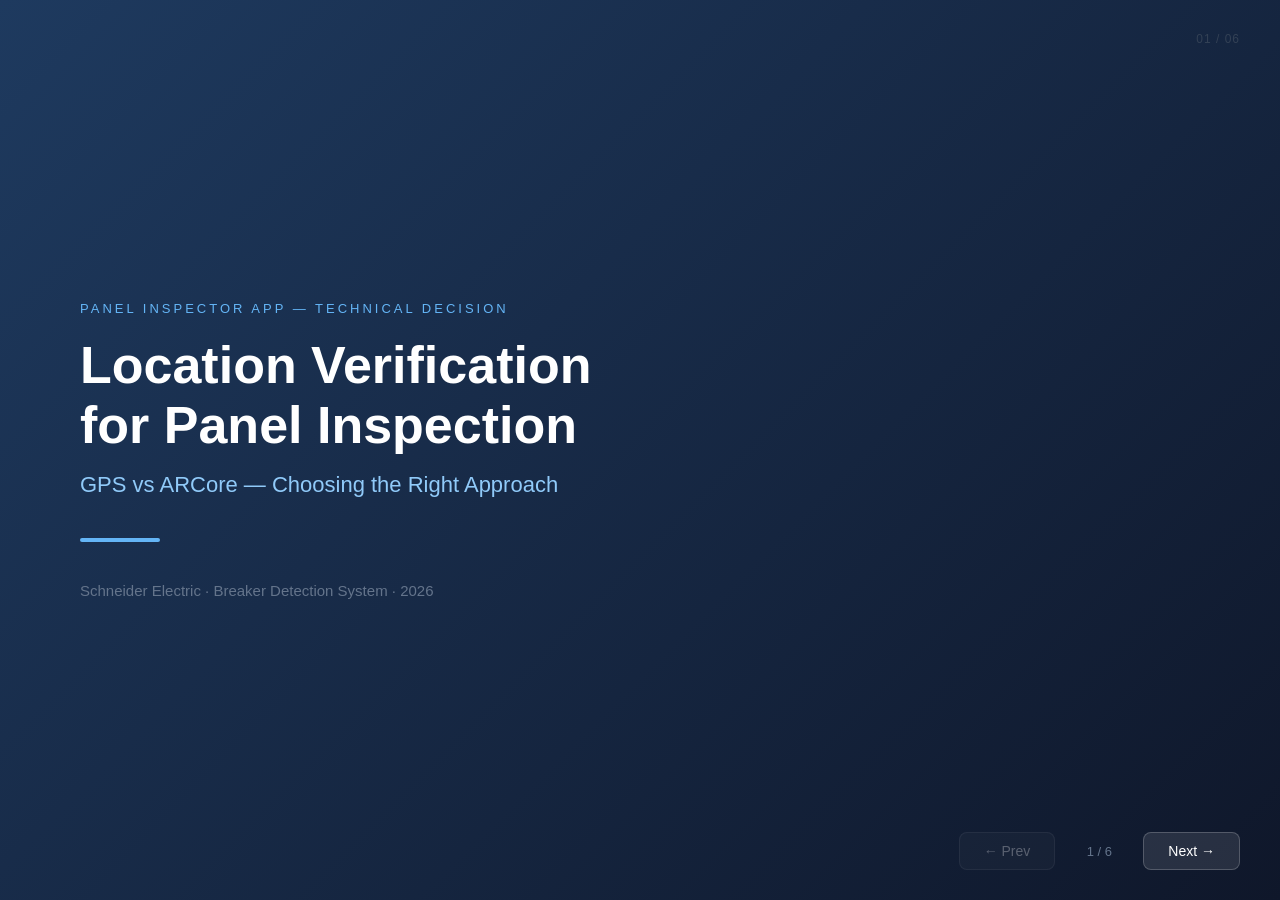
<file: presentation.html>
<!DOCTYPE html>
<html lang="en">
<head>
<meta charset="UTF-8" />
<meta name="viewport" content="width=device-width, initial-scale=1.0"/>
<title>Location Verification — GPS vs ARCore</title>
<style>
  * { box-sizing: border-box; margin: 0; padding: 0; }

  body {
    font-family: 'Segoe UI', sans-serif;
    background: #0f172a;
    color: #f1f5f9;
    overflow: hidden;
    height: 100vh;
  }

  .slide {
    display: none;
    width: 100vw;
    height: 100vh;
    padding: 60px 80px;
    flex-direction: column;
    justify-content: center;
    position: relative;
    animation: fadeIn 0.4s ease;
  }
  .slide.active { display: flex; }

  @keyframes fadeIn {
    from { opacity: 0; transform: translateY(20px); }
    to   { opacity: 1; transform: translateY(0); }
  }

  /* ── Slide backgrounds ── */
  .slide-1 { background: linear-gradient(135deg, #1e3a5f, #0f172a); }
  .slide-2 { background: linear-gradient(135deg, #1a2a1a, #0f172a); }
  .slide-3 { background: linear-gradient(135deg, #1a3a2a, #0f172a); }
  .slide-4 { background: linear-gradient(135deg, #3a1a1a, #0f172a); }
  .slide-5 { background: linear-gradient(135deg, #1e2a4a, #0f172a); }
  .slide-6 { background: linear-gradient(135deg, #2a1a3a, #0f172a); }

  /* ── Title slide ── */
  .title-tag {
    font-size: 13px;
    letter-spacing: 3px;
    text-transform: uppercase;
    color: #64b5f6;
    margin-bottom: 20px;
  }
  .title-main {
    font-size: 52px;
    font-weight: 700;
    line-height: 1.15;
    color: #fff;
    margin-bottom: 16px;
  }
  .title-sub {
    font-size: 22px;
    color: #90caf9;
    margin-bottom: 40px;
  }
  .title-divider {
    width: 80px;
    height: 4px;
    background: #64b5f6;
    border-radius: 2px;
    margin-bottom: 40px;
  }
  .title-meta {
    font-size: 15px;
    color: #64748b;
  }

  /* ── Section heading ── */
  .slide-label {
    font-size: 12px;
    letter-spacing: 3px;
    text-transform: uppercase;
    color: #64b5f6;
    margin-bottom: 12px;
  }
  h2 {
    font-size: 38px;
    font-weight: 700;
    color: #fff;
    margin-bottom: 36px;
    line-height: 1.2;
  }

  /* ── Cards ── */
  .cards {
    display: flex;
    gap: 24px;
    flex-wrap: wrap;
  }
  .card {
    background: rgba(255,255,255,0.06);
    border: 1px solid rgba(255,255,255,0.1);
    border-radius: 16px;
    padding: 28px 32px;
    flex: 1;
    min-width: 200px;
  }
  .card-icon { font-size: 32px; margin-bottom: 14px; }
  .card-title {
    font-size: 17px;
    font-weight: 600;
    color: #e2e8f0;
    margin-bottom: 10px;
  }
  .card-body {
    font-size: 15px;
    color: #94a3b8;
    line-height: 1.7;
  }

  /* ── Pro/con lists ── */
  .pro-con {
    display: flex;
    gap: 32px;
  }
  .col { flex: 1; }
  .col-title {
    font-size: 20px;
    font-weight: 700;
    margin-bottom: 20px;
    padding-bottom: 10px;
    border-bottom: 2px solid rgba(255,255,255,0.1);
  }
  .col-title.green { color: #4ade80; border-color: #4ade80; }
  .col-title.red   { color: #f87171; border-color: #f87171; }
  ul { list-style: none; padding: 0; }
  ul li {
    font-size: 16px;
    color: #cbd5e1;
    padding: 8px 0;
    display: flex;
    align-items: flex-start;
    gap: 10px;
    line-height: 1.5;
  }
  ul li .icon { font-size: 18px; flex-shrink: 0; margin-top: 1px; }

  /* ── Comparison table ── */
  .table-wrap {
    background: rgba(255,255,255,0.04);
    border-radius: 16px;
    overflow: hidden;
    border: 1px solid rgba(255,255,255,0.08);
  }
  table { width: 100%; border-collapse: collapse; }
  thead tr { background: rgba(100,181,246,0.15); }
  thead th {
    padding: 16px 24px;
    text-align: left;
    font-size: 14px;
    letter-spacing: 1px;
    text-transform: uppercase;
    color: #64b5f6;
  }
  tbody tr { border-top: 1px solid rgba(255,255,255,0.06); }
  tbody tr:hover { background: rgba(255,255,255,0.04); }
  tbody td {
    padding: 14px 24px;
    font-size: 15px;
    color: #cbd5e1;
  }
  tbody td:first-child { color: #e2e8f0; font-weight: 500; }
  .win  { color: #4ade80; font-weight: 600; }
  .lose { color: #f87171; }

  /* ── Steps ── */
  .steps { display: flex; flex-direction: column; gap: 18px; }
  .step {
    display: flex;
    align-items: flex-start;
    gap: 20px;
    background: rgba(255,255,255,0.05);
    border-radius: 12px;
    padding: 20px 24px;
    border-left: 4px solid #64b5f6;
  }
  .step-num {
    background: #64b5f6;
    color: #0f172a;
    font-weight: 700;
    font-size: 16px;
    width: 32px;
    height: 32px;
    border-radius: 50%;
    display: flex;
    align-items: center;
    justify-content: center;
    flex-shrink: 0;
  }
  .step-text { font-size: 16px; color: #cbd5e1; line-height: 1.6; }
  .step-text strong { color: #fff; }

  /* ── Big verdict ── */
  .verdict {
    background: rgba(74,222,128,0.1);
    border: 1px solid rgba(74,222,128,0.3);
    border-radius: 16px;
    padding: 32px 40px;
    text-align: center;
    margin-top: 24px;
  }
  .verdict p {
    font-size: 20px;
    color: #86efac;
    line-height: 1.7;
  }
  .verdict strong { color: #4ade80; font-size: 22px; }

  /* ── Navigation ── */
  .nav {
    position: fixed;
    bottom: 30px;
    right: 40px;
    display: flex;
    align-items: center;
    gap: 14px;
  }
  .nav button {
    background: rgba(255,255,255,0.1);
    border: 1px solid rgba(255,255,255,0.2);
    color: #fff;
    padding: 10px 24px;
    border-radius: 8px;
    font-size: 14px;
    cursor: pointer;
    transition: background 0.2s;
  }
  .nav button:hover { background: rgba(255,255,255,0.2); }
  .nav button:disabled { opacity: 0.3; cursor: default; }
  .slide-counter {
    font-size: 13px;
    color: #64748b;
    min-width: 60px;
    text-align: center;
  }

  /* ── Slide number badge ── */
  .badge {
    position: absolute;
    top: 32px;
    right: 40px;
    font-size: 12px;
    color: #334155;
    letter-spacing: 1px;
  }
</style>
</head>
<body>

<!-- ── SLIDE 1: Title ── -->
<div class="slide slide-1 active">
  <div class="badge">01 / 06</div>
  <div class="title-tag">Panel Inspector App — Technical Decision</div>
  <div class="title-main">Location Verification<br>for Panel Inspection</div>
  <div class="title-sub">GPS vs ARCore — Choosing the Right Approach</div>
  <div class="title-divider"></div>
  <div class="title-meta">Schneider Electric · Breaker Detection System · 2026</div>
</div>

<!-- ── SLIDE 2: What We Need ── -->
<div class="slide slide-2">
  <div class="badge">02 / 06</div>
  <div class="slide-label">The Problem</div>
  <h2>What Do We Need to Solve?</h2>
  <div class="cards">
    <div class="card">
      <div class="card-icon">📸</div>
      <div class="card-title">Risk Analysis Taken</div>
      <div class="card-body">A technician scans the panel and generates a risk analysis at a specific physical location.</div>
    </div>
    <div class="card">
      <div class="card-icon">👷</div>
      <div class="card-title">Worker Opens the Report</div>
      <div class="card-body">Later, a worker opens the risk analysis on their phone before starting work on the panel.</div>
    </div>
    <div class="card">
      <div class="card-icon">✅</div>
      <div class="card-title">Verify Location Match</div>
      <div class="card-body">The app must confirm the worker is physically standing at the same location where the scan was taken.</div>
    </div>
    <div class="card">
      <div class="card-icon">⚠️</div>
      <div class="card-title">Warn if Mismatch</div>
      <div class="card-body">If the worker is too far away (&gt;100m), show a clear warning before they proceed with work.</div>
    </div>
  </div>
</div>

<!-- ── SLIDE 3: GPS Option ── -->
<div class="slide slide-3">
  <div class="badge">03 / 06</div>
  <div class="slide-label">Option 1</div>
  <h2>GPS — Fused Location Provider</h2>
  <div class="pro-con">
    <div class="col">
      <div class="col-title green">✅ Advantages</div>
      <ul>
        <li><span class="icon">📱</span>Works on every Android device — no special hardware needed</li>
        <li><span class="icon">⚡</span>Fast to implement — 2 to 3 hours of development</li>
        <li><span class="icon">🔋</span>Battery efficient — uses network + GPS together</li>
        <li><span class="icon">🌐</span>Works outdoors and indoors (with network assist)</li>
        <li><span class="icon">🎯</span>5–50m accuracy — enough to verify building or site</li>
        <li><span class="icon">📦</span>No extra dependencies — built into Google Play Services</li>
      </ul>
    </div>
    <div class="col">
      <div class="col-title red">❌ Limitations</div>
      <ul>
        <li><span class="icon">🏢</span>Less accurate deep indoors (basements, concrete walls)</li>
        <li><span class="icon">📡</span>Needs a moment to get first GPS fix</li>
        <li><span class="icon">🗺️</span>Cannot distinguish which floor of a building</li>
      </ul>
    </div>
  </div>
</div>

<!-- ── SLIDE 4: ARCore Option ── -->
<div class="slide slide-4">
  <div class="badge">04 / 06</div>
  <div class="slide-label">Option 2</div>
  <h2>ARCore — Augmented Reality</h2>
  <div class="pro-con">
    <div class="col">
      <div class="col-title green">✅ Advantages</div>
      <ul>
        <li><span class="icon">📐</span>Centimetre-level spatial tracking</li>
        <li><span class="icon">🎥</span>Can overlay safety zones on live camera view</li>
        <li><span class="icon">🏢</span>Works indoors without GPS signal</li>
        <li><span class="icon">🚀</span>Future potential for AR safety overlays on panels</li>
      </ul>
    </div>
    <div class="col">
      <div class="col-title red">❌ Limitations</div>
      <ul>
        <li><span class="icon">📵</span>Requires ARCore-supported device — not all phones</li>
        <li><span class="icon">🗓️</span>Weeks of development — complex integration</li>
        <li><span class="icon">🔋</span>High battery and CPU drain</li>
        <li><span class="icon">🎯</span>Overkill — solves a different problem (3D overlay, not location check)</li>
        <li><span class="icon">❓</span>Cannot verify site identity — only tracks relative movement</li>
      </ul>
    </div>
  </div>
</div>

<!-- ── SLIDE 5: Comparison Table ── -->
<div class="slide slide-5">
  <div class="badge">05 / 06</div>
  <div class="slide-label">Side by Side</div>
  <h2>GPS vs ARCore Comparison</h2>
  <div class="table-wrap">
    <table>
      <thead>
        <tr>
          <th>Criteria</th>
          <th>GPS (Fused)</th>
          <th>ARCore</th>
        </tr>
      </thead>
      <tbody>
        <tr><td>Works on all Android phones</td><td class="win">✅ Yes</td><td class="lose">❌ ARCore devices only</td></tr>
        <tr><td>Development time</td><td class="win">✅ 2–3 hours</td><td class="lose">❌ Weeks</td></tr>
        <tr><td>Battery usage</td><td class="win">✅ Low</td><td class="lose">❌ High</td></tr>
        <tr><td>Verifies site / building</td><td class="win">✅ Yes (5–50m)</td><td class="lose">❌ No (relative only)</td></tr>
        <tr><td>Works indoors</td><td class="lose">⚠️ Partial</td><td class="win">✅ Yes</td></tr>
        <tr><td>Complexity</td><td class="win">✅ Simple</td><td class="lose">❌ Complex</td></tr>
        <tr><td>Fits our use case</td><td class="win">✅ Perfect fit</td><td class="lose">❌ Overkill</td></tr>
      </tbody>
    </table>
  </div>
</div>

<!-- ── SLIDE 6: How It Works ── -->
<div class="slide slide-6">
  <div class="badge">06 / 06</div>
  <div class="slide-label">Our Implementation</div>
  <h2>How GPS Location Verification Works</h2>
  <div class="steps">
    <div class="step">
      <div class="step-num">1</div>
      <div class="step-text"><strong>Scan taken</strong> — GPS coordinates captured automatically and saved with the scan in the database</div>
    </div>
    <div class="step">
      <div class="step-num">2</div>
      <div class="step-text"><strong>Worker opens result</strong> — app silently checks current GPS in the background</div>
    </div>
    <div class="step">
      <div class="step-num">3</div>
      <div class="step-text"><strong>Distance calculated</strong> — Haversine formula compares current location vs scan location</div>
    </div>
    <div class="step">
      <div class="step-num">4</div>
      <div class="step-text"><strong>If &gt; 100m away</strong> — warning shown: <em>"You are not at the scan location. Proceed with caution."</em></div>
    </div>
  </div>
  <div class="verdict">
    <p>We only need to answer one question:<br>
    <strong>"Is this worker at the right site?"</strong><br>
    GPS answers that perfectly. ARCore answers a completely different question.</p>
  </div>
</div>

<!-- ── Navigation ── -->
<div class="nav">
  <button id="prevBtn" onclick="changeSlide(-1)" disabled>← Prev</button>
  <span class="slide-counter" id="counter">1 / 6</span>
  <button id="nextBtn" onclick="changeSlide(1)">Next →</button>
</div>

<script>
  let current = 0;
  const slides = document.querySelectorAll('.slide');
  const total  = slides.length;

  function changeSlide(dir) {
    slides[current].classList.remove('active');
    current = Math.max(0, Math.min(total - 1, current + dir));
    slides[current].classList.add('active');
    document.getElementById('counter').textContent = `${current + 1} / ${total}`;
    document.getElementById('prevBtn').disabled = current === 0;
    document.getElementById('nextBtn').disabled = current === total - 1;
  }

  document.addEventListener('keydown', e => {
    if (e.key === 'ArrowRight' || e.key === 'ArrowDown')  changeSlide(1);
    if (e.key === 'ArrowLeft'  || e.key === 'ArrowUp')    changeSlide(-1);
  });
</script>
</body>
</html>
</file>
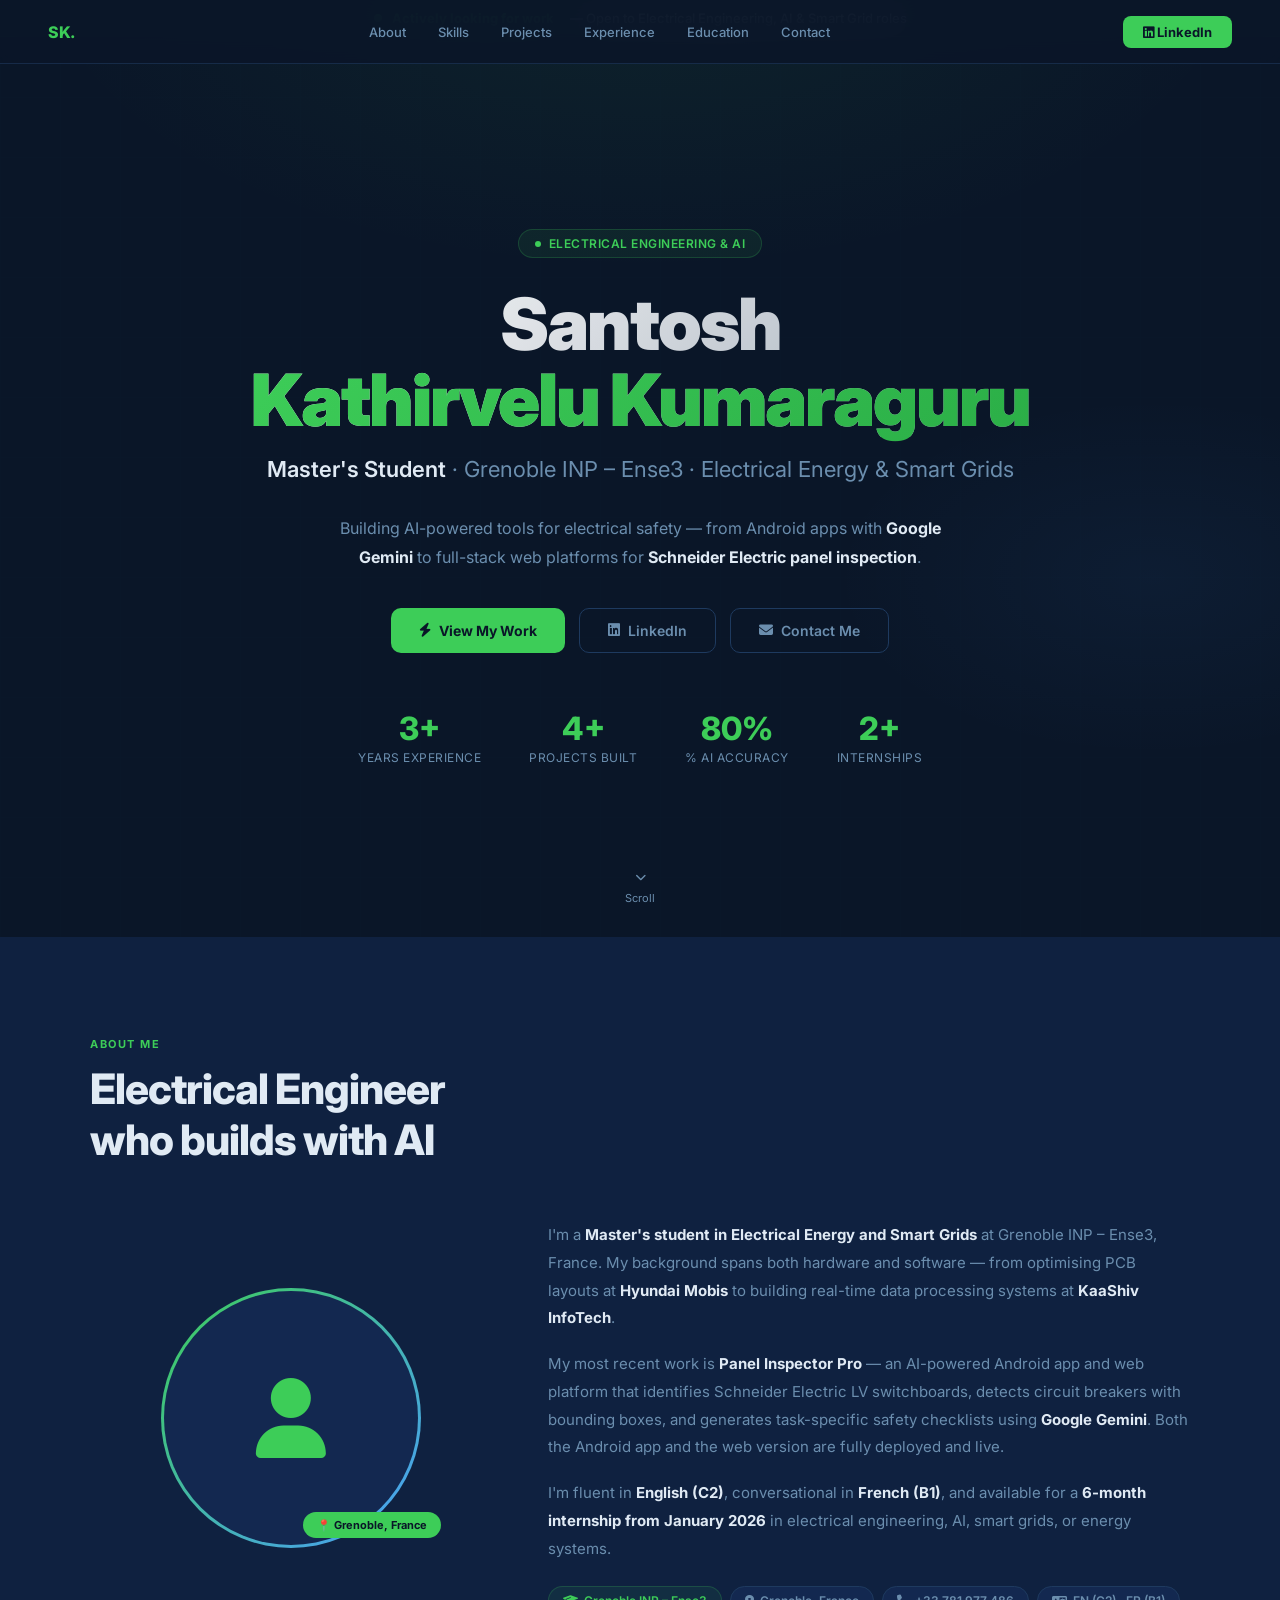
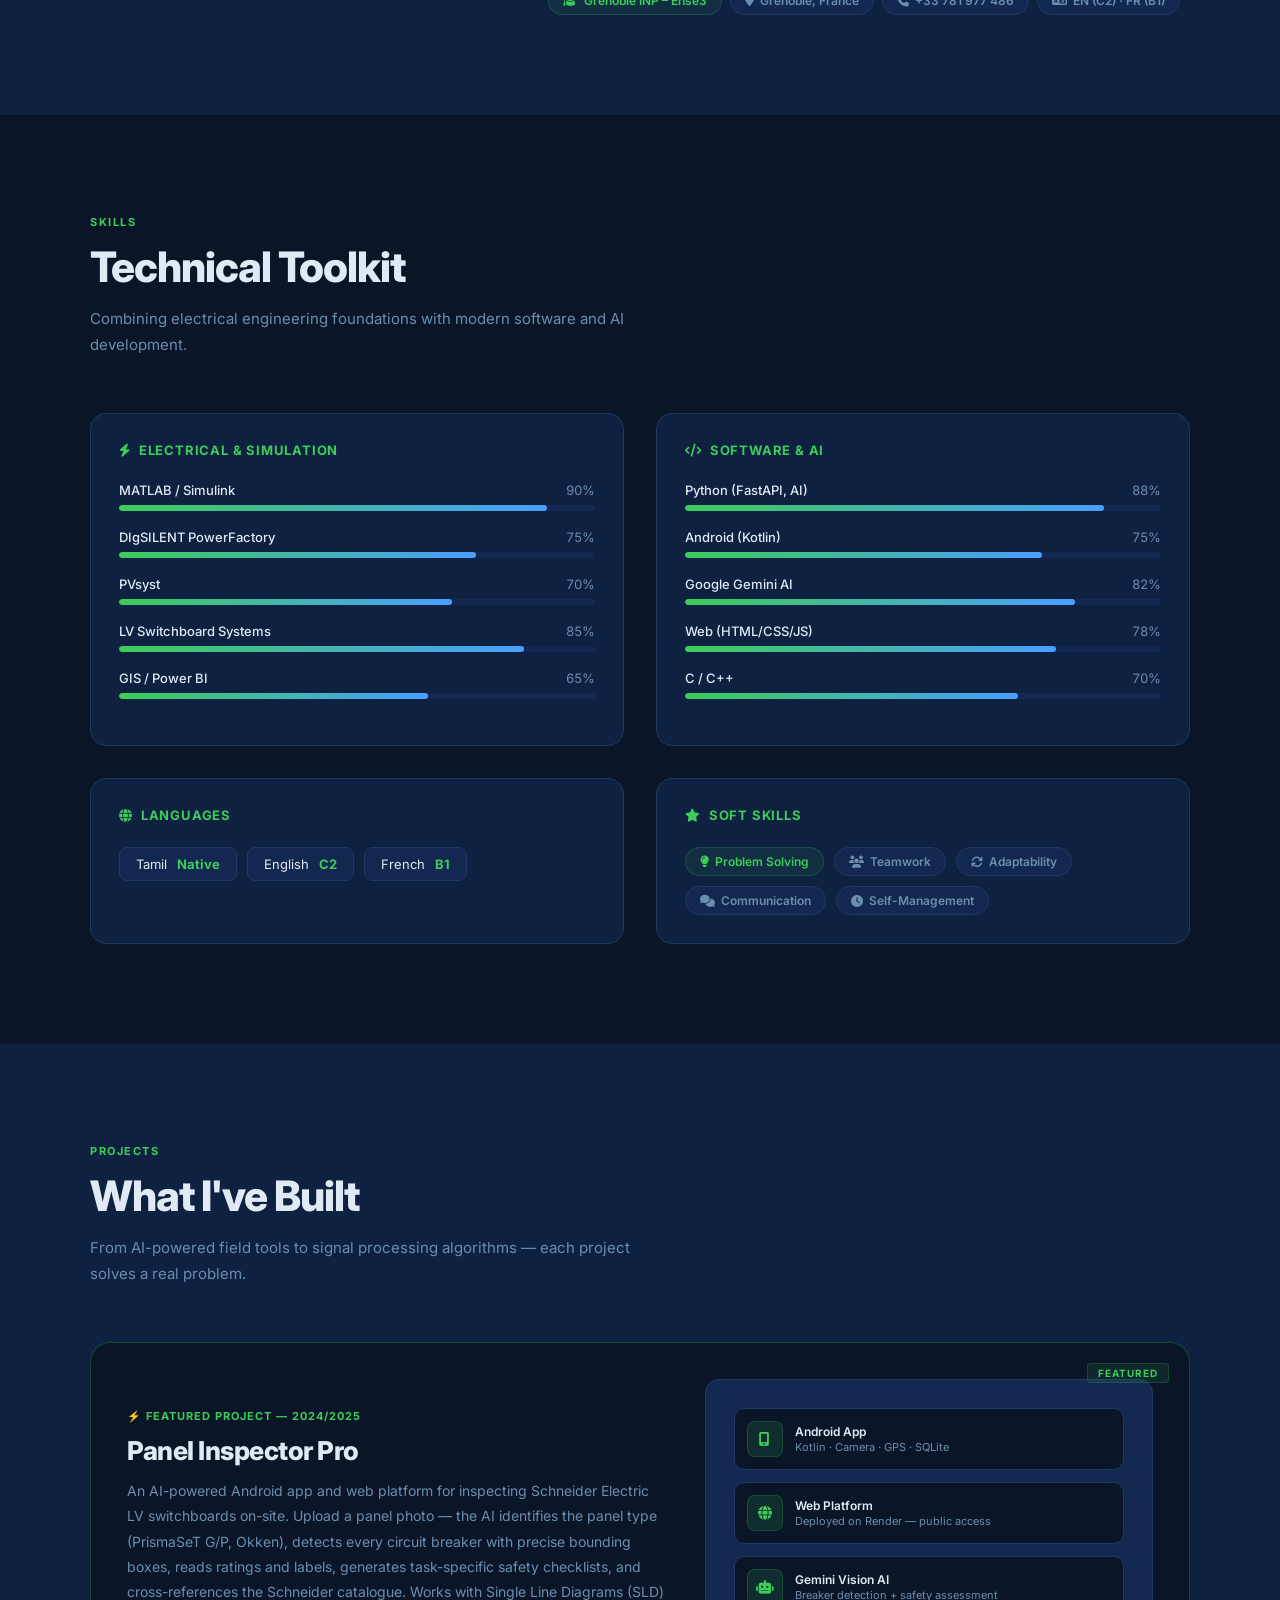
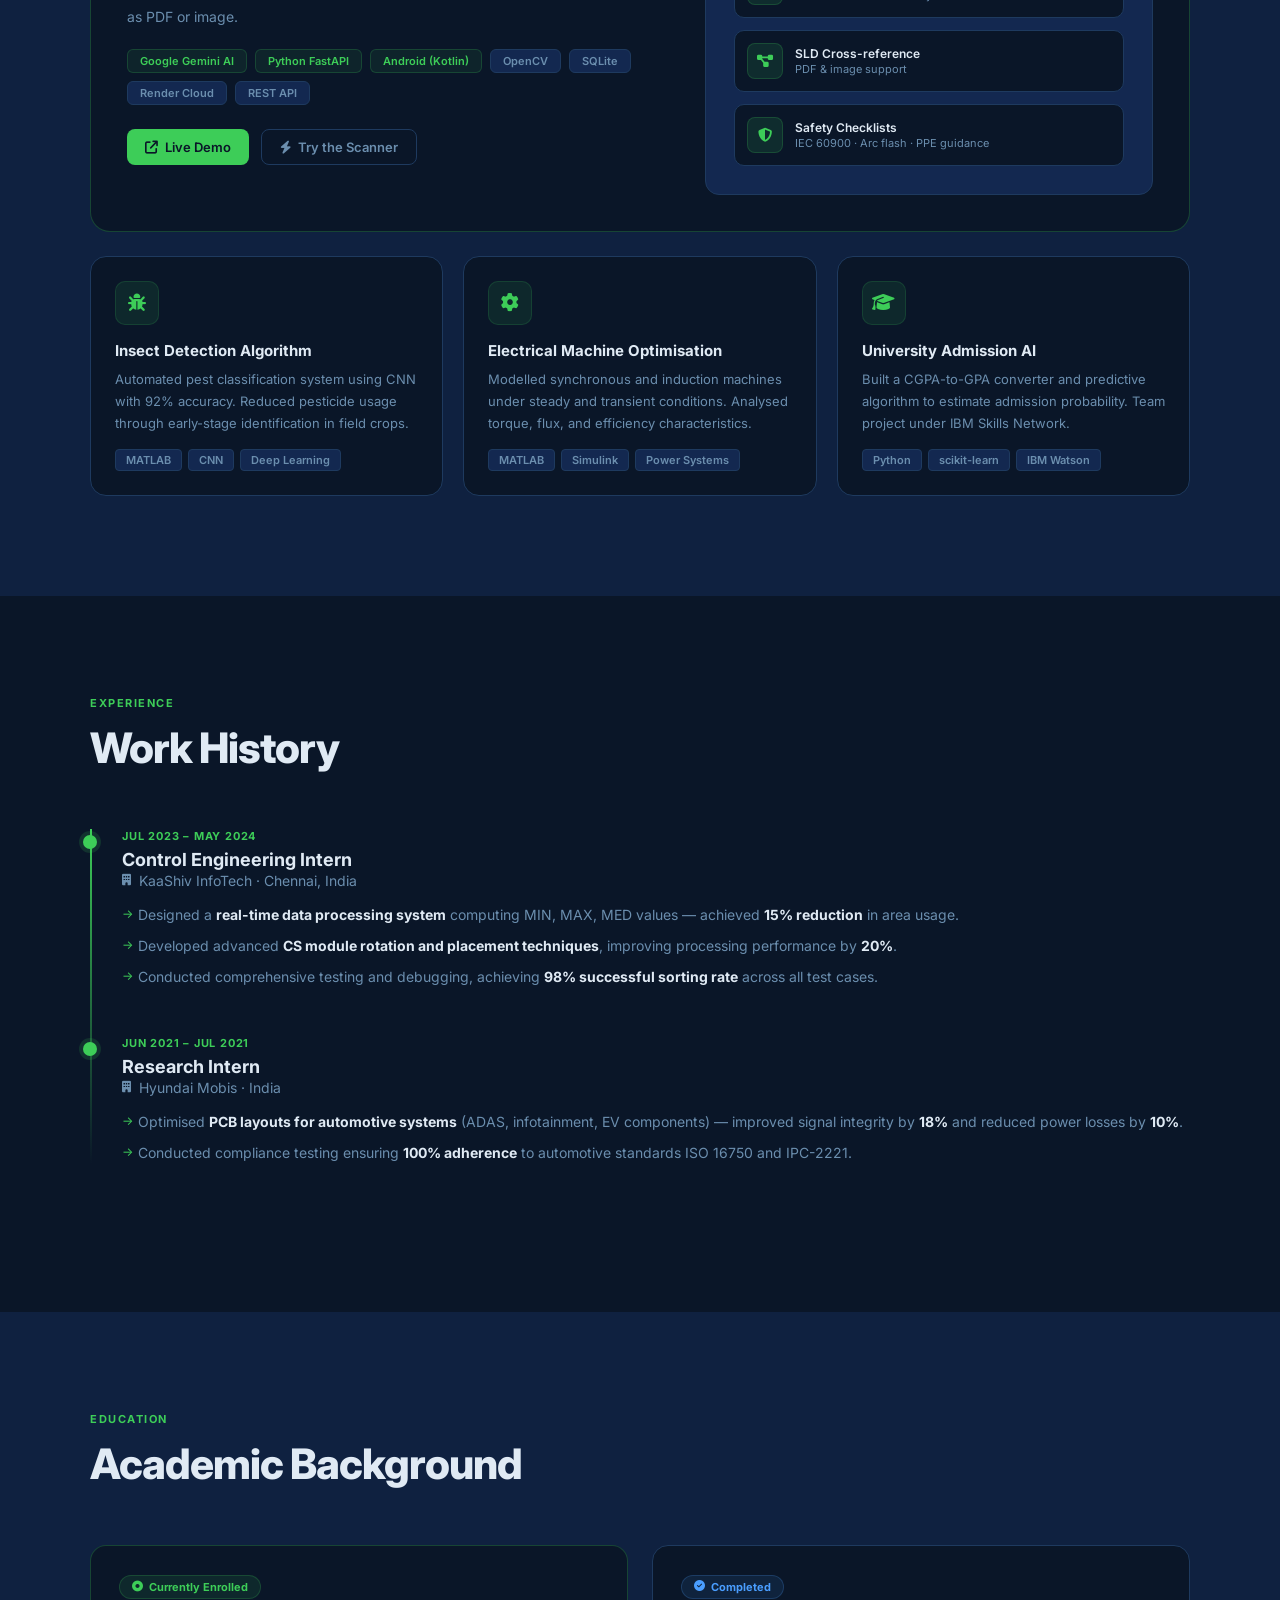
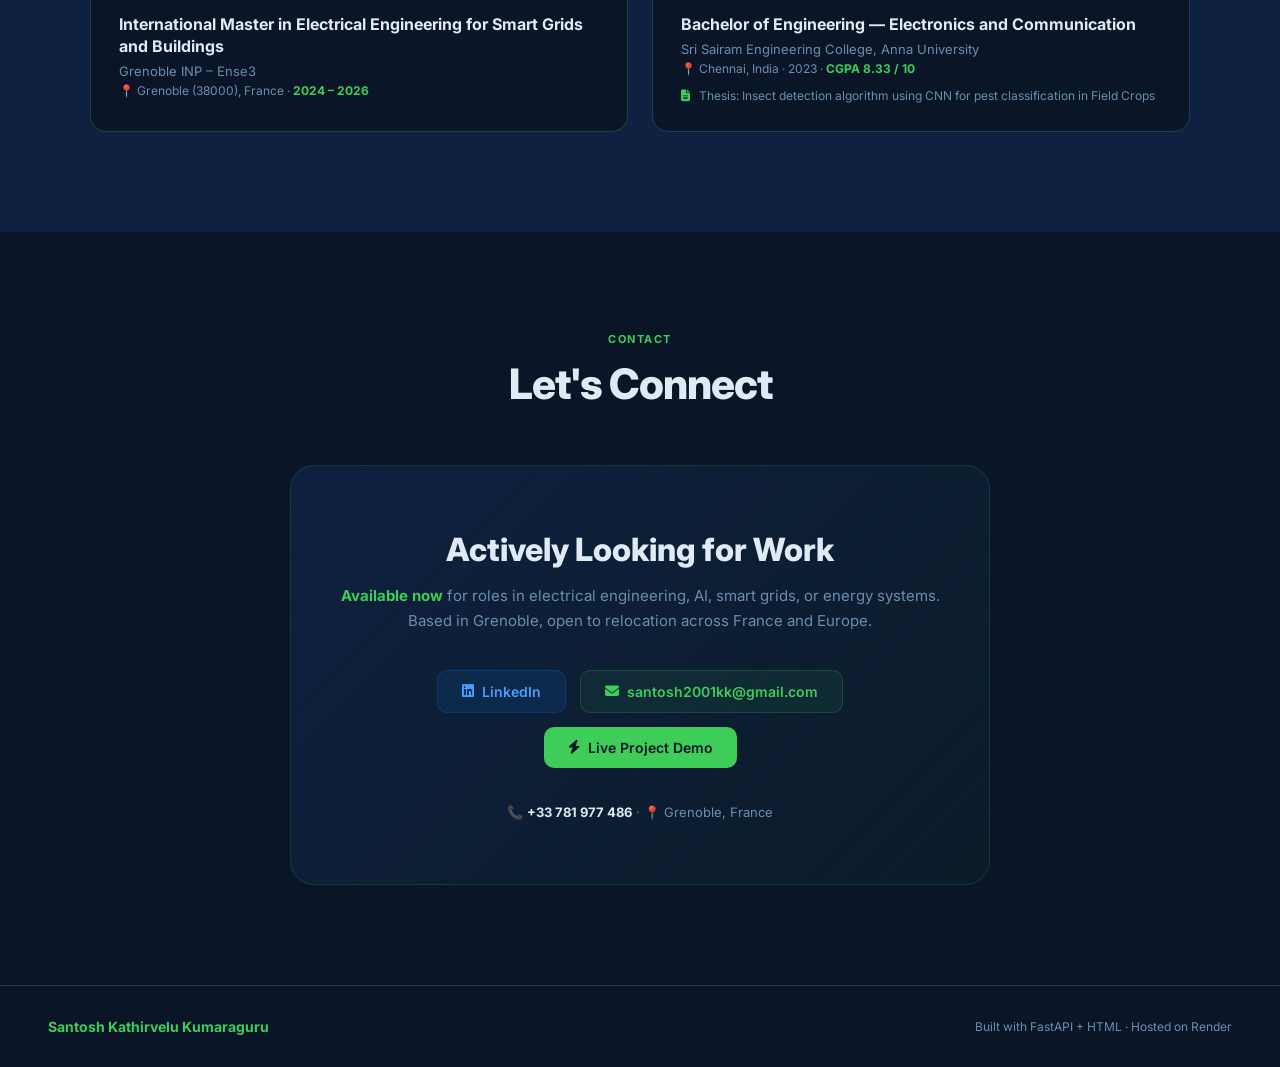
<file: web/portfolio.html>
<!DOCTYPE html>
<html lang="en">
<head>
<meta charset="UTF-8">
<meta name="viewport" content="width=device-width, initial-scale=1.0">
<title>Santosh Kathirvelu Kumaraguru — Portfolio</title>
<link href="https://fonts.googleapis.com/css2?family=Inter:wght@300;400;500;600;700;800;900&display=swap" rel="stylesheet">
<link rel="stylesheet" href="https://cdnjs.cloudflare.com/ajax/libs/font-awesome/6.5.0/css/all.min.css">
<style>
*{margin:0;padding:0;box-sizing:border-box}
:root{
  --green:#3DCD58;--green-dark:#2BAE47;--green-glow:rgba(61,205,88,.2);
  --bg:#0A1628;--card:#0F2140;--card2:#132850;--border:#1E3A5F;
  --text:#E0EAF4;--muted:#6B8EAE;--accent:#4A9EFF;
}
html{scroll-behavior:smooth;background:var(--bg);color-scheme:dark}
body{font-family:'Inter',sans-serif;background:var(--bg);color:var(--text);overflow-x:hidden}

/* ── Scrollbar ── */
::-webkit-scrollbar{width:6px}
::-webkit-scrollbar-track{background:var(--bg)}
::-webkit-scrollbar-thumb{background:var(--border);border-radius:4px}

/* ── Nav ── */
nav{position:fixed;top:0;left:0;right:0;z-index:999;height:64px;
  display:flex;align-items:center;justify-content:space-between;padding:0 48px;
  background:rgba(10,22,40,.9);backdrop-filter:blur(20px);border-bottom:1px solid rgba(30,58,95,.6);
  transition:all .3s;
}
.nav-logo{font-size:16px;font-weight:800;color:var(--green);letter-spacing:-.3px}
.nav-links{display:flex;gap:32px}
.nav-links a{font-size:13px;font-weight:500;color:var(--muted);text-decoration:none;transition:color .2s}
.nav-links a:hover{color:var(--green)}
.nav-cta{padding:8px 20px;background:var(--green);border-radius:8px;font-size:13px;font-weight:700;
  color:#0A1628;text-decoration:none;transition:all .2s;
}
.nav-cta:hover{background:var(--green-dark);transform:translateY(-1px)}
@media(max-width:768px){.nav-links{display:none}}

/* ── Hero ── */
.hero{min-height:100vh;display:flex;align-items:center;justify-content:center;
  padding:80px 48px 60px;position:relative;overflow:hidden;
}
.hero-bg{position:absolute;inset:0;z-index:0;
  background:
    radial-gradient(ellipse 80% 60% at 50% -10%,rgba(61,205,88,.08) 0%,transparent 60%),
    radial-gradient(ellipse 50% 40% at 90% 60%,rgba(74,158,255,.05) 0%,transparent 50%);
}
.hero-grid{position:absolute;inset:0;z-index:0;opacity:.03;
  background-image:linear-gradient(var(--border) 1px,transparent 1px),linear-gradient(90deg,var(--border) 1px,transparent 1px);
  background-size:60px 60px;
}
.hero-content{position:relative;z-index:1;max-width:860px;text-align:center}
.hero-tag{display:inline-flex;align-items:center;gap:8px;padding:6px 16px;
  background:rgba(61,205,88,.08);border:1px solid rgba(61,205,88,.2);border-radius:20px;
  font-size:12px;font-weight:600;color:var(--green);letter-spacing:.5px;text-transform:uppercase;
  margin-bottom:28px;
}
.hero-tag .dot{width:6px;height:6px;border-radius:50%;background:var(--green);animation:pulse 2s infinite}
@keyframes pulse{0%,100%{opacity:1;transform:scale(1)}50%{opacity:.5;transform:scale(1.3)}}
.hero-name{font-size:clamp(38px,6vw,72px);font-weight:900;line-height:1.05;letter-spacing:-2px;
  background:linear-gradient(135deg,#fff 0%,rgba(224,234,244,.7) 100%);
  -webkit-background-clip:text;-webkit-text-fill-color:transparent;background-clip:text;
  margin-bottom:16px;
}
.hero-name span{background:linear-gradient(135deg,var(--green),#2BAE47);-webkit-background-clip:text;-webkit-text-fill-color:transparent;background-clip:text}
.hero-title{font-size:clamp(16px,2.5vw,22px);font-weight:400;color:var(--muted);margin-bottom:28px;line-height:1.5}
.hero-title strong{color:var(--text);font-weight:600}
.hero-desc{font-size:16px;color:var(--muted);line-height:1.8;max-width:640px;margin:0 auto 36px}
.hero-desc strong{color:var(--text)}
.hero-btns{display:flex;gap:14px;justify-content:center;flex-wrap:wrap;margin-bottom:56px}
.btn-primary{padding:13px 28px;background:var(--green);border-radius:10px;font-size:14px;font-weight:700;
  color:#0A1628;text-decoration:none;display:flex;align-items:center;gap:8px;transition:all .2s;
}
.btn-primary:hover{background:var(--green-dark);transform:translateY(-2px);box-shadow:0 8px 24px rgba(61,205,88,.25)}
.btn-outline{padding:13px 28px;background:transparent;border:1px solid var(--border);border-radius:10px;
  font-size:14px;font-weight:600;color:var(--muted);text-decoration:none;display:flex;align-items:center;gap:8px;transition:all .2s;
}
.btn-outline:hover{border-color:var(--green);color:var(--green);transform:translateY(-2px)}
.hero-stats{display:flex;gap:48px;justify-content:center;flex-wrap:wrap}
.hero-stat .num{font-size:32px;font-weight:800;color:var(--green)}
.hero-stat .lbl{font-size:12px;color:var(--muted);margin-top:2px;text-transform:uppercase;letter-spacing:.5px}
.hero-scroll{position:absolute;bottom:32px;left:50%;transform:translateX(-50%);
  display:flex;flex-direction:column;align-items:center;gap:8px;color:var(--muted);font-size:11px;
  animation:bounce 2s infinite;
}
@keyframes bounce{0%,100%{transform:translateX(-50%) translateY(0)}50%{transform:translateX(-50%) translateY(6px)}}

/* ── Section base ── */
section{padding:100px 48px}
.section-inner{max-width:1100px;margin:0 auto}
.section-tag{font-size:11px;font-weight:700;text-transform:uppercase;letter-spacing:1.5px;
  color:var(--green);margin-bottom:12px;
}
.section-title{font-size:clamp(28px,4vw,42px);font-weight:800;letter-spacing:-1px;margin-bottom:14px}
.section-sub{font-size:15px;color:var(--muted);line-height:1.7;max-width:560px}

/* ── About ── */
#about{background:var(--card)}
.about-grid{display:grid;grid-template-columns:1fr 1.6fr;gap:56px;align-items:center;margin-top:56px}
@media(max-width:768px){.about-grid{grid-template-columns:1fr}}
.about-photo-wrap{position:relative}
.about-photo-ring{width:260px;height:260px;border-radius:50%;
  background:linear-gradient(135deg,var(--green),var(--accent));padding:3px;
  margin:0 auto;
}
.about-photo-inner{width:100%;height:100%;border-radius:50%;background:var(--card2);
  display:flex;align-items:center;justify-content:center;font-size:80px;color:var(--green);overflow:hidden;
}
.about-photo-inner img{width:100%;height:100%;object-fit:cover;border-radius:50%}
.about-badge{position:absolute;bottom:10px;right:calc(50% - 150px);
  background:var(--green);color:#0A1628;padding:6px 14px;border-radius:20px;
  font-size:11px;font-weight:700;white-space:nowrap;
}
.about-text p{font-size:15px;color:var(--muted);line-height:1.85;margin-bottom:18px}
.about-text p strong{color:var(--text)}
.about-chips{display:flex;flex-wrap:wrap;gap:8px;margin-top:24px}
.chip{padding:6px 14px;border-radius:20px;font-size:12px;font-weight:600;
  background:var(--card2);border:1px solid var(--border);color:var(--muted);
  display:flex;align-items:center;gap:6px;transition:all .2s;
}
.chip:hover{border-color:var(--green);color:var(--green)}
.chip.green{background:rgba(61,205,88,.08);border-color:rgba(61,205,88,.2);color:var(--green)}

/* ── Skills ── */
.skills-grid{display:grid;grid-template-columns:1fr 1fr;gap:32px;margin-top:56px}
@media(max-width:768px){.skills-grid{grid-template-columns:1fr}}
.skill-group{background:var(--card);border:1px solid var(--border);border-radius:16px;padding:28px}
.skill-group-title{font-size:13px;font-weight:700;text-transform:uppercase;letter-spacing:.8px;
  color:var(--green);margin-bottom:24px;display:flex;align-items:center;gap:8px;
}
.skill-item{margin-bottom:18px}
.skill-row{display:flex;justify-content:space-between;font-size:13px;margin-bottom:7px}
.skill-name{font-weight:500}
.skill-pct{color:var(--muted);font-variant-numeric:tabular-nums}
.skill-bar{height:6px;background:var(--card2);border-radius:4px;overflow:hidden}
.skill-fill{height:100%;border-radius:4px;background:linear-gradient(90deg,var(--green),var(--accent));
  width:0%;transition:width 1.2s cubic-bezier(.4,0,.2,1);
}
.lang-chips{display:flex;gap:10px;flex-wrap:wrap;margin-top:8px}
.lang-chip{padding:8px 16px;background:var(--card2);border:1px solid var(--border);border-radius:8px;font-size:13px}
.lang-chip span{color:var(--green);font-weight:700;margin-left:6px}

/* ── Projects ── */
#projects{background:var(--card)}
.projects-grid{display:grid;gap:24px;margin-top:56px}
.project-featured{background:var(--bg);border:1px solid rgba(61,205,88,.25);border-radius:20px;
  padding:36px;display:grid;grid-template-columns:1.2fr 1fr;gap:40px;align-items:center;
  position:relative;overflow:hidden;
}
.project-featured::before{content:'FEATURED';position:absolute;top:20px;right:20px;
  font-size:10px;font-weight:700;letter-spacing:1px;color:var(--green);
  background:rgba(61,205,88,.1);border:1px solid rgba(61,205,88,.2);padding:3px 10px;border-radius:4px;
}
@media(max-width:768px){.project-featured{grid-template-columns:1fr}}
.project-tag{font-size:11px;font-weight:700;text-transform:uppercase;letter-spacing:1px;
  color:var(--green);margin-bottom:12px;
}
.project-title{font-size:26px;font-weight:800;margin-bottom:12px;letter-spacing:-.5px}
.project-desc{font-size:14px;color:var(--muted);line-height:1.8;margin-bottom:20px}
.tech-stack{display:flex;flex-wrap:wrap;gap:8px;margin-bottom:24px}
.tech{padding:4px 12px;border-radius:6px;font-size:11px;font-weight:600;
  background:var(--card2);border:1px solid var(--border);color:var(--muted);
}
.tech.green{background:rgba(61,205,88,.08);border-color:rgba(61,205,88,.2);color:var(--green)}
.project-links{display:flex;gap:12px;flex-wrap:wrap}
.proj-btn{padding:9px 18px;border-radius:8px;font-size:13px;font-weight:600;text-decoration:none;
  display:flex;align-items:center;gap:7px;transition:all .2s;
}
.proj-btn.green{background:var(--green);color:#0A1628}
.proj-btn.green:hover{background:var(--green-dark);transform:translateY(-1px)}
.proj-btn.outline{border:1px solid var(--border);color:var(--muted)}
.proj-btn.outline:hover{border-color:var(--green);color:var(--green)}
.project-visual{background:var(--card2);border-radius:14px;border:1px solid var(--border);
  padding:28px;display:flex;flex-direction:column;gap:12px;
}
.pv-row{display:flex;align-items:center;gap:12px;padding:12px;background:var(--bg);border-radius:10px;border:1px solid var(--border)}
.pv-icon{width:36px;height:36px;border-radius:8px;background:rgba(61,205,88,.12);border:1px solid rgba(61,205,88,.2);
  display:flex;align-items:center;justify-content:center;font-size:14px;color:var(--green);flex-shrink:0;
}
.pv-text{font-size:12px;font-weight:600}
.pv-sub{font-size:11px;color:var(--muted);margin-top:1px}

.projects-small{display:grid;grid-template-columns:repeat(3,1fr);gap:20px;margin-top:24px}
@media(max-width:900px){.projects-small{grid-template-columns:1fr 1fr}}
@media(max-width:600px){.projects-small{grid-template-columns:1fr}}
.project-card{background:var(--bg);border:1px solid var(--border);border-radius:16px;padding:24px;
  transition:all .25s;
}
.project-card:hover{border-color:rgba(61,205,88,.25);transform:translateY(-3px)}
.pc-icon{width:44px;height:44px;border-radius:10px;background:rgba(61,205,88,.1);border:1px solid rgba(61,205,88,.15);
  display:flex;align-items:center;justify-content:center;font-size:18px;color:var(--green);margin-bottom:16px;
}
.pc-title{font-size:15px;font-weight:700;margin-bottom:8px}
.pc-desc{font-size:13px;color:var(--muted);line-height:1.7}
.pc-tech{display:flex;flex-wrap:wrap;gap:6px;margin-top:14px}
.pc-t{padding:3px 10px;border-radius:4px;font-size:11px;font-weight:600;
  background:var(--card2);border:1px solid var(--border);color:var(--muted);
}

/* ── Experience ── */
.timeline{margin-top:56px;position:relative;padding-left:32px}
.timeline::before{content:'';position:absolute;left:0;top:0;bottom:0;width:2px;
  background:linear-gradient(to bottom,var(--green),transparent);
}
.tl-item{position:relative;margin-bottom:48px}
.tl-item::before{content:'';position:absolute;left:-39px;top:6px;width:14px;height:14px;
  border-radius:50%;background:var(--green);box-shadow:0 0 0 4px rgba(61,205,88,.15);
}
.tl-date{font-size:11px;font-weight:700;text-transform:uppercase;letter-spacing:.8px;color:var(--green);margin-bottom:6px}
.tl-role{font-size:18px;font-weight:700;margin-bottom:2px}
.tl-company{font-size:14px;color:var(--muted);margin-bottom:14px;display:flex;align-items:center;gap:8px}
.tl-company i{font-size:12px}
.tl-bullets{list-style:none;display:flex;flex-direction:column;gap:8px}
.tl-bullets li{font-size:14px;color:var(--muted);line-height:1.65;padding-left:16px;position:relative}
.tl-bullets li::before{content:'→';position:absolute;left:0;color:var(--green);font-size:12px;top:1px}
.tl-bullets strong{color:var(--text)}

/* ── Education ── */
#education{background:var(--card)}
.edu-grid{display:grid;grid-template-columns:1fr 1fr;gap:24px;margin-top:56px}
@media(max-width:768px){.edu-grid{grid-template-columns:1fr}}
.edu-card{background:var(--bg);border:1px solid var(--border);border-radius:16px;padding:28px;
  transition:border-color .2s;
}
.edu-card:hover{border-color:rgba(61,205,88,.2)}
.edu-card.current{border-color:rgba(61,205,88,.25)}
.edu-badge{display:inline-flex;align-items:center;gap:6px;padding:4px 12px;border-radius:20px;
  font-size:11px;font-weight:700;margin-bottom:14px;
}
.edu-badge.current{background:rgba(61,205,88,.1);color:var(--green);border:1px solid rgba(61,205,88,.2)}
.edu-badge.done{background:rgba(74,158,255,.1);color:var(--accent);border:1px solid rgba(74,158,255,.2)}
.edu-degree{font-size:16px;font-weight:700;margin-bottom:6px;line-height:1.4}
.edu-school{font-size:13px;color:var(--muted);margin-bottom:4px}
.edu-meta{font-size:12px;color:var(--muted)}
.edu-meta strong{color:var(--green)}

/* ── Contact ── */
#contact{text-align:center}
.contact-card{background:var(--card);border:1px solid rgba(61,205,88,.15);border-radius:24px;
  padding:64px 48px;max-width:700px;margin:56px auto 0;
  background:linear-gradient(135deg,var(--card) 0%,rgba(61,205,88,.03) 100%);
}
.contact-title{font-size:32px;font-weight:800;margin-bottom:14px}
.contact-sub{font-size:15px;color:var(--muted);line-height:1.7;margin-bottom:36px}
.contact-links{display:flex;gap:14px;justify-content:center;flex-wrap:wrap;margin-bottom:36px}
.contact-link{padding:12px 24px;border-radius:10px;font-size:14px;font-weight:600;text-decoration:none;
  display:flex;align-items:center;gap:8px;transition:all .2s;
}
.cl-linkedin{background:rgba(10,102,194,.15);border:1px solid rgba(10,102,194,.3);color:#4A9EFF}
.cl-linkedin:hover{background:rgba(10,102,194,.25);transform:translateY(-2px)}
.cl-email{background:rgba(61,205,88,.08);border:1px solid rgba(61,205,88,.2);color:var(--green)}
.cl-email:hover{background:rgba(61,205,88,.15);transform:translateY(-2px)}
.cl-demo{background:var(--green);color:#0A1628}
.cl-demo:hover{background:var(--green-dark);transform:translateY(-2px)}
.contact-note{font-size:13px;color:var(--muted)}
.contact-note strong{color:var(--text)}

/* ── Footer ── */
footer{padding:32px 48px;border-top:1px solid var(--border);display:flex;
  align-items:center;justify-content:space-between;flex-wrap:wrap;gap:12px;
}
.footer-name{font-size:14px;font-weight:700;color:var(--green)}
.footer-copy{font-size:12px;color:var(--muted)}

/* ── Animations ── */
.fade-up{opacity:0;transform:translateY(30px);transition:opacity .7s ease,transform .7s ease}
.fade-up.visible{opacity:1;transform:translateY(0)}

/* ── Availability banner ── */
.avail-bar{background:rgba(61,205,88,.08);border-bottom:1px solid rgba(61,205,88,.15);
  padding:10px 48px;text-align:center;font-size:13px;font-weight:500;color:var(--text);
  display:flex;align-items:center;justify-content:center;gap:10px;
}
.avail-dot{width:8px;height:8px;border-radius:50%;background:var(--green);animation:pulse 2s infinite}
</style>
</head>
<body>

<!-- Availability Banner -->
<div class="avail-bar">
  <div class="avail-dot"></div>
  <strong style="color:var(--green);margin-right:6px">Actively looking for work</strong> — Open to Electrical Engineering, AI & Smart Grid roles
</div>

<!-- Nav -->
<nav>
  <div class="nav-logo">SK.</div>
  <div class="nav-links">
    <a href="#about">About</a>
    <a href="#skills">Skills</a>
    <a href="#projects">Projects</a>
    <a href="#experience">Experience</a>
    <a href="#education">Education</a>
    <a href="#contact">Contact</a>
  </div>
  <a href="https://www.linkedin.com/in/santosh-kathirvelu-kumaraguru" target="_blank" class="nav-cta"><i class="fab fa-linkedin"></i> LinkedIn</a>
</nav>

<!-- Hero -->
<section class="hero">
  <div class="hero-bg"></div>
  <div class="hero-grid"></div>
  <div class="hero-content">
    <div class="hero-tag"><div class="dot"></div> Electrical Engineering & AI</div>
    <h1 class="hero-name">Santosh<br><span>Kathirvelu Kumaraguru</span></h1>
    <p class="hero-title">
      <strong>Master's Student</strong> · Grenoble INP – Ense3 ·
      Electrical Energy & Smart Grids
    </p>
    <p class="hero-desc">
      Building AI-powered tools for electrical safety — from Android apps with
      <strong>Google Gemini</strong> to full-stack web platforms for
      <strong>Schneider Electric panel inspection</strong>.
    </p>
    <div class="hero-btns">
      <a href="#projects" class="btn-primary"><i class="fas fa-bolt"></i> View My Work</a>
      <a href="https://www.linkedin.com/in/santosh-kathirvelu-kumaraguru" target="_blank" class="btn-outline"><i class="fab fa-linkedin"></i> LinkedIn</a>
      <a href="mailto:santosh2001kk@gmail.com" class="btn-outline"><i class="fas fa-envelope"></i> Contact Me</a>
    </div>
    <div class="hero-stats">
      <div class="hero-stat"><div class="num" data-target="3">0</div><div class="lbl">Years Experience</div></div>
      <div class="hero-stat"><div class="num" data-target="4">0</div><div class="lbl">Projects Built</div></div>
      <div class="hero-stat"><div class="num" data-target="92">0</div><div class="lbl">% AI Accuracy</div></div>
      <div class="hero-stat"><div class="num" data-target="2">0</div><div class="lbl">Internships</div></div>
    </div>
  </div>
  <div class="hero-scroll"><i class="fas fa-chevron-down"></i> Scroll</div>
</section>

<!-- About -->
<section id="about">
  <div class="section-inner">
    <div class="fade-up">
      <div class="section-tag">About Me</div>
      <h2 class="section-title">Electrical Engineer<br>who builds with AI</h2>
    </div>
    <div class="about-grid fade-up">
      <div class="about-photo-wrap">
        <div class="about-photo-ring">
          <div class="about-photo-inner">
            <i class="fas fa-user"></i>
          </div>
        </div>
        <div class="about-badge">📍 Grenoble, France</div>
      </div>
      <div class="about-text">
        <p>
          I'm a <strong>Master's student in Electrical Energy and Smart Grids</strong> at Grenoble INP – Ense3, France.
          My background spans both hardware and software — from optimising PCB layouts at <strong>Hyundai Mobis</strong>
          to building real-time data processing systems at <strong>KaaShiv InfoTech</strong>.
        </p>
        <p>
          My most recent work is <strong>Panel Inspector Pro</strong> — an AI-powered Android app and web platform
          that identifies Schneider Electric LV switchboards, detects circuit breakers with bounding boxes,
          and generates task-specific safety checklists using <strong>Google Gemini</strong>.
          Both the Android app and the web version are fully deployed and live.
        </p>
        <p>
          I'm fluent in <strong>English (C2)</strong>, conversational in <strong>French (B1)</strong>, and
          available for a <strong>6-month internship from January 2026</strong> in electrical engineering,
          AI, smart grids, or energy systems.
        </p>
        <div class="about-chips">
          <div class="chip green"><i class="fas fa-graduation-cap"></i> Grenoble INP – Ense3</div>
          <div class="chip"><i class="fas fa-location-dot"></i> Grenoble, France</div>
          <div class="chip"><i class="fas fa-phone"></i> +33 781 977 486</div>
          <div class="chip"><i class="fas fa-language"></i> EN (C2) · FR (B1)</div>
        </div>
      </div>
    </div>
  </div>
</section>

<!-- Skills -->
<section id="skills">
  <div class="section-inner">
    <div class="fade-up">
      <div class="section-tag">Skills</div>
      <h2 class="section-title">Technical Toolkit</h2>
      <p class="section-sub">Combining electrical engineering foundations with modern software and AI development.</p>
    </div>
    <div class="skills-grid">
      <div class="skill-group fade-up">
        <div class="skill-group-title"><i class="fas fa-bolt"></i> Electrical & Simulation</div>
        <div class="skill-item"><div class="skill-row"><span class="skill-name">MATLAB / Simulink</span><span class="skill-pct">90%</span></div><div class="skill-bar"><div class="skill-fill" data-w="90"></div></div></div>
        <div class="skill-item"><div class="skill-row"><span class="skill-name">DIgSILENT PowerFactory</span><span class="skill-pct">75%</span></div><div class="skill-bar"><div class="skill-fill" data-w="75"></div></div></div>
        <div class="skill-item"><div class="skill-row"><span class="skill-name">PVsyst</span><span class="skill-pct">70%</span></div><div class="skill-bar"><div class="skill-fill" data-w="70"></div></div></div>
        <div class="skill-item"><div class="skill-row"><span class="skill-name">LV Switchboard Systems</span><span class="skill-pct">85%</span></div><div class="skill-bar"><div class="skill-fill" data-w="85"></div></div></div>
        <div class="skill-item"><div class="skill-row"><span class="skill-name">GIS / Power BI</span><span class="skill-pct">65%</span></div><div class="skill-bar"><div class="skill-fill" data-w="65"></div></div></div>
      </div>
      <div class="skill-group fade-up">
        <div class="skill-group-title"><i class="fas fa-code"></i> Software & AI</div>
        <div class="skill-item"><div class="skill-row"><span class="skill-name">Python (FastAPI, AI)</span><span class="skill-pct">88%</span></div><div class="skill-bar"><div class="skill-fill" data-w="88"></div></div></div>
        <div class="skill-item"><div class="skill-row"><span class="skill-name">Android (Kotlin)</span><span class="skill-pct">75%</span></div><div class="skill-bar"><div class="skill-fill" data-w="75"></div></div></div>
        <div class="skill-item"><div class="skill-row"><span class="skill-name">Google Gemini AI</span><span class="skill-pct">82%</span></div><div class="skill-bar"><div class="skill-fill" data-w="82"></div></div></div>
        <div class="skill-item"><div class="skill-row"><span class="skill-name">Web (HTML/CSS/JS)</span><span class="skill-pct">78%</span></div><div class="skill-bar"><div class="skill-fill" data-w="78"></div></div></div>
        <div class="skill-item"><div class="skill-row"><span class="skill-name">C / C++</span><span class="skill-pct">70%</span></div><div class="skill-bar"><div class="skill-fill" data-w="70"></div></div></div>
      </div>
      <div class="skill-group fade-up">
        <div class="skill-group-title"><i class="fas fa-globe"></i> Languages</div>
        <div class="lang-chips">
          <div class="lang-chip">Tamil <span>Native</span></div>
          <div class="lang-chip">English <span>C2</span></div>
          <div class="lang-chip">French <span>B1</span></div>
        </div>
      </div>
      <div class="skill-group fade-up">
        <div class="skill-group-title"><i class="fas fa-star"></i> Soft Skills</div>
        <div style="display:flex;flex-wrap:wrap;gap:10px;margin-top:4px">
          <div class="chip green"><i class="fas fa-lightbulb"></i> Problem Solving</div>
          <div class="chip"><i class="fas fa-users"></i> Teamwork</div>
          <div class="chip"><i class="fas fa-arrows-rotate"></i> Adaptability</div>
          <div class="chip"><i class="fas fa-comments"></i> Communication</div>
          <div class="chip"><i class="fas fa-clock"></i> Self-Management</div>
        </div>
      </div>
    </div>
  </div>
</section>

<!-- Projects -->
<section id="projects">
  <div class="section-inner">
    <div class="fade-up">
      <div class="section-tag">Projects</div>
      <h2 class="section-title">What I've Built</h2>
      <p class="section-sub">From AI-powered field tools to signal processing algorithms — each project solves a real problem.</p>
    </div>

    <!-- Featured Project -->
    <div class="project-featured fade-up" style="margin-top:56px">
      <div>
        <div class="project-tag">⚡ Featured Project — 2024/2025</div>
        <h3 class="project-title">Panel Inspector Pro</h3>
        <p class="project-desc">
          An AI-powered Android app and web platform for inspecting Schneider Electric LV switchboards on-site.
          Upload a panel photo — the AI identifies the panel type (PrismaSeT G/P, Okken), detects every circuit breaker
          with precise bounding boxes, reads ratings and labels, generates task-specific safety checklists,
          and cross-references the Schneider catalogue. Works with Single Line Diagrams (SLD) as PDF or image.
        </p>
        <div class="tech-stack">
          <span class="tech green">Google Gemini AI</span>
          <span class="tech green">Python FastAPI</span>
          <span class="tech green">Android (Kotlin)</span>
          <span class="tech">OpenCV</span>
          <span class="tech">SQLite</span>
          <span class="tech">Render Cloud</span>
          <span class="tech">REST API</span>
        </div>
        <div class="project-links">
          <a href="https://panel-inspector-server.onrender.com" target="_blank" class="proj-btn green"><i class="fas fa-arrow-up-right-from-square"></i> Live Demo</a>
          <a href="https://panel-inspector-server.onrender.com/dashboard.html" target="_blank" class="proj-btn outline"><i class="fas fa-bolt"></i> Try the Scanner</a>
        </div>
      </div>
      <div class="project-visual">
        <div class="pv-row">
          <div class="pv-icon"><i class="fas fa-mobile-alt"></i></div>
          <div><div class="pv-text">Android App</div><div class="pv-sub">Kotlin · Camera · GPS · SQLite</div></div>
        </div>
        <div class="pv-row">
          <div class="pv-icon"><i class="fas fa-globe"></i></div>
          <div><div class="pv-text">Web Platform</div><div class="pv-sub">Deployed on Render — public access</div></div>
        </div>
        <div class="pv-row">
          <div class="pv-icon"><i class="fas fa-robot"></i></div>
          <div><div class="pv-text">Gemini Vision AI</div><div class="pv-sub">Breaker detection + safety assessment</div></div>
        </div>
        <div class="pv-row">
          <div class="pv-icon"><i class="fas fa-diagram-project"></i></div>
          <div><div class="pv-text">SLD Cross-reference</div><div class="pv-sub">PDF & image support</div></div>
        </div>
        <div class="pv-row">
          <div class="pv-icon"><i class="fas fa-shield-halved"></i></div>
          <div><div class="pv-text">Safety Checklists</div><div class="pv-sub">IEC 60900 · Arc flash · PPE guidance</div></div>
        </div>
      </div>
    </div>

    <!-- Small projects -->
    <div class="projects-small">
      <div class="project-card fade-up">
        <div class="pc-icon"><i class="fas fa-bug"></i></div>
        <div class="pc-title">Insect Detection Algorithm</div>
        <p class="pc-desc">Automated pest classification system using CNN with 92% accuracy. Reduced pesticide usage through early-stage identification in field crops.</p>
        <div class="pc-tech">
          <span class="pc-t">MATLAB</span><span class="pc-t">CNN</span><span class="pc-t">Deep Learning</span>
        </div>
      </div>
      <div class="project-card fade-up">
        <div class="pc-icon"><i class="fas fa-gear"></i></div>
        <div class="pc-title">Electrical Machine Optimisation</div>
        <p class="pc-desc">Modelled synchronous and induction machines under steady and transient conditions. Analysed torque, flux, and efficiency characteristics.</p>
        <div class="pc-tech">
          <span class="pc-t">MATLAB</span><span class="pc-t">Simulink</span><span class="pc-t">Power Systems</span>
        </div>
      </div>
      <div class="project-card fade-up">
        <div class="pc-icon"><i class="fas fa-graduation-cap"></i></div>
        <div class="pc-title">University Admission AI</div>
        <p class="pc-desc">Built a CGPA-to-GPA converter and predictive algorithm to estimate admission probability. Team project under IBM Skills Network.</p>
        <div class="pc-tech">
          <span class="pc-t">Python</span><span class="pc-t">scikit-learn</span><span class="pc-t">IBM Watson</span>
        </div>
      </div>
    </div>
  </div>
</section>

<!-- Experience -->
<section id="experience">
  <div class="section-inner">
    <div class="fade-up">
      <div class="section-tag">Experience</div>
      <h2 class="section-title">Work History</h2>
    </div>
    <div class="timeline fade-up">
      <div class="tl-item">
        <div class="tl-date">Jul 2023 – May 2024</div>
        <div class="tl-role">Control Engineering Intern</div>
        <div class="tl-company"><i class="fas fa-building"></i> KaaShiv InfoTech · Chennai, India</div>
        <ul class="tl-bullets">
          <li>Designed a <strong>real-time data processing system</strong> computing MIN, MAX, MED values — achieved <strong>15% reduction</strong> in area usage.</li>
          <li>Developed advanced <strong>CS module rotation and placement techniques</strong>, improving processing performance by <strong>20%</strong>.</li>
          <li>Conducted comprehensive testing and debugging, achieving <strong>98% successful sorting rate</strong> across all test cases.</li>
        </ul>
      </div>
      <div class="tl-item">
        <div class="tl-date">Jun 2021 – Jul 2021</div>
        <div class="tl-role">Research Intern</div>
        <div class="tl-company"><i class="fas fa-building"></i> Hyundai Mobis · India</div>
        <ul class="tl-bullets">
          <li>Optimised <strong>PCB layouts for automotive systems</strong> (ADAS, infotainment, EV components) — improved signal integrity by <strong>18%</strong> and reduced power losses by <strong>10%</strong>.</li>
          <li>Conducted compliance testing ensuring <strong>100% adherence</strong> to automotive standards ISO 16750 and IPC-2221.</li>
        </ul>
      </div>
    </div>
  </div>
</section>

<!-- Education -->
<section id="education">
  <div class="section-inner">
    <div class="fade-up">
      <div class="section-tag">Education</div>
      <h2 class="section-title">Academic Background</h2>
    </div>
    <div class="edu-grid fade-up">
      <div class="edu-card current">
        <div class="edu-badge current"><i class="fas fa-circle-dot"></i> Currently Enrolled</div>
        <div class="edu-degree">International Master in Electrical Engineering for Smart Grids and Buildings</div>
        <div class="edu-school">Grenoble INP – Ense3</div>
        <div class="edu-meta">📍 Grenoble (38000), France · <strong>2024 – 2026</strong></div>
      </div>
      <div class="edu-card">
        <div class="edu-badge done"><i class="fas fa-check-circle"></i> Completed</div>
        <div class="edu-degree">Bachelor of Engineering — Electronics and Communication</div>
        <div class="edu-school">Sri Sairam Engineering College, Anna University</div>
        <div class="edu-meta">📍 Chennai, India · 2023 · <strong>CGPA 8.33 / 10</strong></div>
        <div style="margin-top:12px;font-size:12px;color:var(--muted)">
          <i class="fas fa-file-lines" style="color:var(--green);margin-right:6px"></i>
          Thesis: Insect detection algorithm using CNN for pest classification in Field Crops
        </div>
      </div>
    </div>
  </div>
</section>

<!-- Contact -->
<section id="contact">
  <div class="section-inner">
    <div class="fade-up">
      <div class="section-tag">Contact</div>
      <h2 class="section-title">Let's Connect</h2>
    </div>
    <div class="contact-card fade-up">
      <div class="contact-title">Actively Looking for Work</div>
      <p class="contact-sub">
        <strong style="color:var(--green)">Available now</strong> for roles in electrical engineering, AI, smart grids, or energy systems.
        Based in Grenoble, open to relocation across France and Europe.
      </p>
      <div class="contact-links">
        <a href="https://www.linkedin.com/in/santosh-kathirvelu-kumaraguru" target="_blank" class="contact-link cl-linkedin"><i class="fab fa-linkedin"></i> LinkedIn</a>
        <a href="mailto:santosh2001kk@gmail.com" class="contact-link cl-email"><i class="fas fa-envelope"></i> santosh2001kk@gmail.com</a>
        <a href="https://panel-inspector-server.onrender.com/dashboard.html" target="_blank" class="contact-link cl-demo"><i class="fas fa-bolt"></i> Live Project Demo</a>
      </div>
      <p class="contact-note">📞 <strong>+33 781 977 486</strong> · 📍 Grenoble, France</p>
    </div>
  </div>
</section>

<!-- Footer -->
<footer>
  <div class="footer-name">Santosh Kathirvelu Kumaraguru</div>
  <div class="footer-copy">Built with FastAPI + HTML · Hosted on Render</div>
</footer>

<script>
// ── Intersection Observer — fade up on scroll ──
const observer = new IntersectionObserver((entries)=>{
  entries.forEach(e=>{ if(e.isIntersecting) e.target.classList.add('visible') });
}, {threshold:0.12});
document.querySelectorAll('.fade-up').forEach(el=>observer.observe(el));

// ── Animate skill bars when visible ──
const barObserver = new IntersectionObserver((entries)=>{
  entries.forEach(e=>{
    if(e.isIntersecting){
      e.target.querySelectorAll('.skill-fill').forEach(bar=>{
        bar.style.width = bar.dataset.w + '%';
      });
      barObserver.unobserve(e.target);
    }
  });
},{threshold:0.3});
document.querySelectorAll('.skill-group').forEach(g=>barObserver.observe(g));

// ── Animate hero counters ──
function animateCounter(el){
  const target = parseInt(el.dataset.target);
  const suffix = el.textContent.includes('%') ? '%' : '';
  let cur = 0;
  const step = Math.max(1, Math.floor(target / 40));
  const iv = setInterval(()=>{
    cur = Math.min(cur + step, target);
    el.textContent = cur + (target >= 90 ? '%' : '+');
    if(cur >= target){ el.textContent = target + (target >= 90 ? '%' : '+'); clearInterval(iv); }
  }, 40);
}
setTimeout(()=>{
  document.querySelectorAll('.hero-stat .num').forEach(animateCounter);
}, 600);

// ── Nav shrink on scroll ──
window.addEventListener('scroll',()=>{
  document.querySelector('nav').style.height = window.scrollY > 60 ? '54px' : '64px';
});
</script>
</body>
</html>
</file>
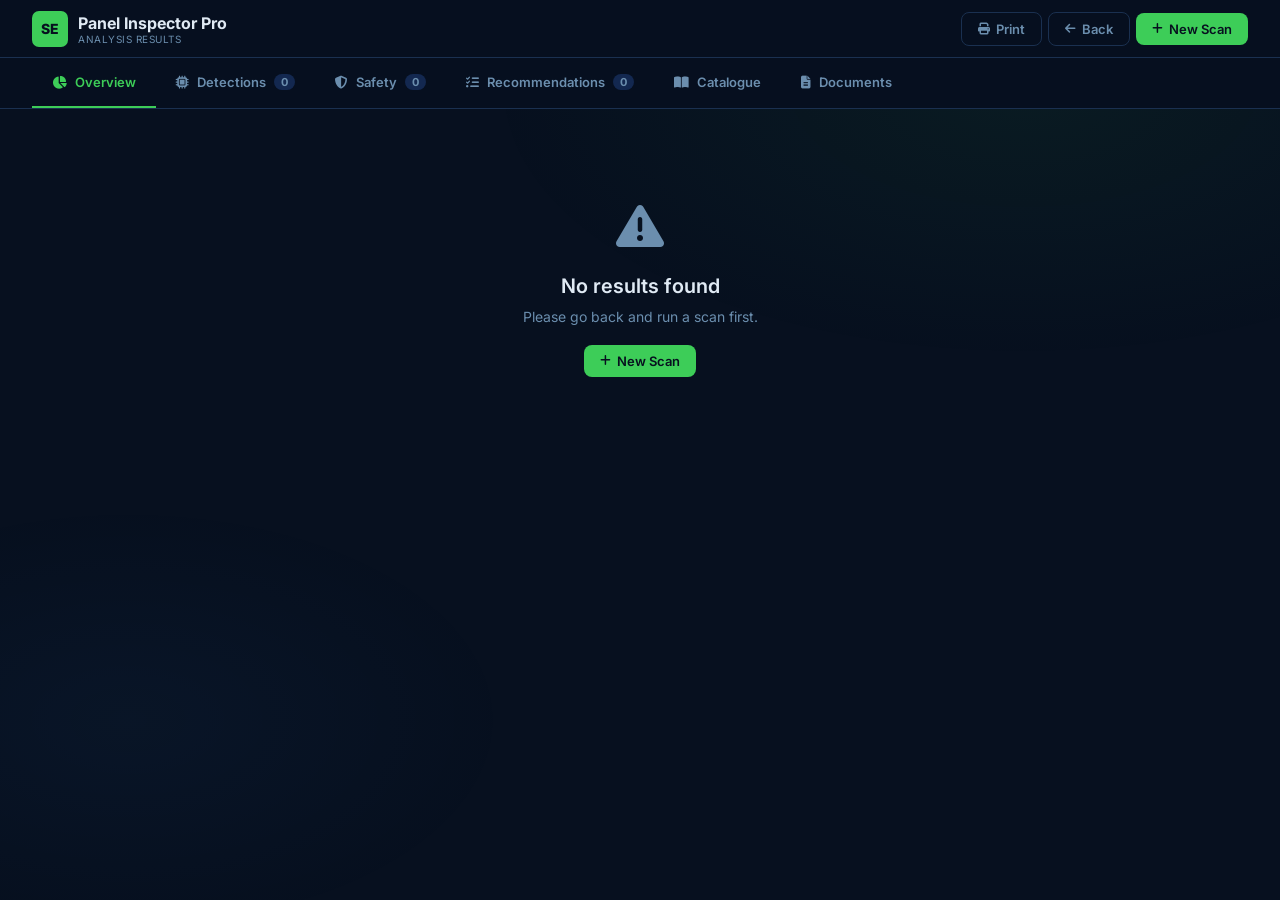
<file: web/results.html>
<!DOCTYPE html>
<html lang="en">
<head>
<meta charset="UTF-8">
<meta name="viewport" content="width=device-width, initial-scale=1.0, viewport-fit=cover">
<title>Results — Panel Inspector Pro</title>
<link href="https://fonts.googleapis.com/css2?family=Inter:wght@300;400;500;600;700;800&display=swap" rel="stylesheet">
<link rel="stylesheet" href="https://cdnjs.cloudflare.com/ajax/libs/font-awesome/6.5.0/css/all.min.css">
<style>
*{margin:0;padding:0;box-sizing:border-box}
:root{
  --green:#3DCD58;--green-dark:#2BAE47;--green-glow:rgba(61,205,88,.25);
  --bg:#07101F;--surf:#0B1828;--card:#0F2035;--card2:#132850;--border:#1A3050;
  --text:#E0EAF4;--muted:#6B8EAE;--red:#FF4757;--orange:#FFA502;--yellow:#FFD32A;
  --blue:#4A9EFF;
  --nav-h:58px;
}

/* ── Reset / Base ── */
html,body{min-height:100%;font-family:'Inter',sans-serif;background:var(--bg);color:var(--text)}
a{color:var(--green);text-decoration:none}

/* ── Background glow ── */
.bg-glow{position:fixed;inset:0;z-index:0;pointer-events:none;
  background:
    radial-gradient(ellipse 70% 50% at 80% 10%,rgba(61,205,88,.06) 0%,transparent 60%),
    radial-gradient(ellipse 50% 40% at 10% 80%,rgba(74,158,255,.04) 0%,transparent 60%);
}

/* ── Navbar ── */
nav{
  position:sticky;top:0;z-index:200;
  display:flex;align-items:center;justify-content:space-between;
  padding:0 16px;height:var(--nav-h);
  background:rgba(7,16,31,.97);backdrop-filter:blur(20px);
  border-bottom:1px solid var(--border);
}
.nav-logo{display:flex;align-items:center;gap:10px;min-width:0}
.nav-sq{width:34px;height:34px;background:var(--green);border-radius:7px;
  display:flex;align-items:center;justify-content:center;
  font-size:13px;font-weight:800;color:#07101F;flex-shrink:0}
.nav-title{font-size:15px;font-weight:700;white-space:nowrap;overflow:hidden;text-overflow:ellipsis}
.nav-title small{display:block;font-size:10px;color:var(--muted);font-weight:400;
  letter-spacing:.5px;text-transform:uppercase}
.nav-right{display:flex;align-items:center;gap:6px;flex-shrink:0}
.btn-nav{
  padding:7px 12px;border-radius:8px;font-size:12px;font-weight:600;
  font-family:'Inter',sans-serif;cursor:pointer;transition:all .2s;
  display:flex;align-items:center;gap:6px;white-space:nowrap;
}
.btn-nav i{font-size:12px}
.btn-back{background:transparent;border:1px solid var(--border);color:var(--muted)}
.btn-back:hover{border-color:var(--green);color:var(--green)}
.btn-new{background:var(--green);border:none;color:#07101F}
.btn-new:hover{background:var(--green-dark);transform:translateY(-1px)}
.btn-print{background:transparent;border:1px solid var(--border);color:var(--muted)}
.btn-print:hover{border-color:var(--blue);color:var(--blue)}

/* Hide text on very small screens, keep icons */
@media(max-width:420px){
  .btn-nav .btn-txt{display:none}
  .btn-nav{padding:7px 10px}
}
@media(min-width:768px){
  nav{padding:0 32px}
  .nav-sq{width:36px;height:36px;font-size:14px}
  .nav-title{font-size:16px}
  .btn-nav{padding:8px 16px;font-size:13px}
}

/* ── Mobile Stats Strip ── */
.stats-mobile{
  position:relative;z-index:1;
  display:flex;gap:0;overflow-x:auto;
  background:var(--card);border-bottom:1px solid var(--border);
  scrollbar-width:none;
}
.stats-mobile::-webkit-scrollbar{display:none}
.stat-chip{
  flex-shrink:0;display:flex;align-items:center;gap:8px;
  padding:10px 14px;border-right:1px solid var(--border);
}
.stat-chip:last-child{border-right:none}
.sc-icon{width:30px;height:30px;border-radius:8px;
  display:flex;align-items:center;justify-content:center;font-size:13px;flex-shrink:0}
.sc-green{background:rgba(61,205,88,.12);border:1px solid rgba(61,205,88,.2);color:var(--green)}
.sc-red{background:rgba(255,71,87,.12);border:1px solid rgba(255,71,87,.2);color:var(--red)}
.sc-blue{background:rgba(74,158,255,.12);border:1px solid rgba(74,158,255,.2);color:var(--blue)}
.sc-orange{background:rgba(255,165,2,.12);border:1px solid rgba(255,165,2,.2);color:var(--orange)}
.sc-purple{background:rgba(139,92,246,.15);border:1px solid rgba(139,92,246,.2);color:#8b5cf6}
.stat-chip-val{font-size:18px;font-weight:800;line-height:1;font-variant-numeric:tabular-nums}
.stat-chip-label{font-size:10px;color:var(--muted);text-transform:uppercase;letter-spacing:.5px;margin-top:1px}
@media(min-width:768px){
  .stats-mobile{display:none}
}

/* ── Desktop Stats Bar ── */
.stats-bar{
  display:none;
  position:relative;z-index:1;
  background:var(--card);border-bottom:1px solid var(--border);padding:0 32px;
}
.stats-inner{max-width:1280px;margin:0 auto;display:flex;align-items:stretch;gap:0}
.stat-item{flex:1;padding:20px 24px;display:flex;align-items:center;gap:14px;border-right:1px solid var(--border)}
.stat-item:last-child{border-right:none}
.stat-icon{width:42px;height:42px;border-radius:10px;display:flex;align-items:center;justify-content:center;font-size:17px;flex-shrink:0}
.si-green{background:rgba(61,205,88,.12);border:1px solid rgba(61,205,88,.2);color:var(--green)}
.si-red{background:rgba(255,71,87,.12);border:1px solid rgba(255,71,87,.2);color:var(--red)}
.si-blue{background:rgba(74,158,255,.12);border:1px solid rgba(74,158,255,.2);color:var(--blue)}
.si-orange{background:rgba(255,165,2,.12);border:1px solid rgba(255,165,2,.2);color:var(--orange)}
.stat-val{font-size:28px;font-weight:800;line-height:1;font-variant-numeric:tabular-nums}
.stat-label{font-size:11px;color:var(--muted);margin-top:3px;text-transform:uppercase;letter-spacing:.7px;font-weight:500}
@media(min-width:768px){
  .stats-bar{display:block}
  .stats-mobile{display:none}
}

/* ── Tab Bar ── */
.tab-bar{
  position:sticky;top:var(--nav-h);z-index:150;
  background:rgba(7,16,31,.97);backdrop-filter:blur(20px);
  border-bottom:1px solid var(--border);
  overflow-x:auto;scrollbar-width:none;
}
.tab-bar::-webkit-scrollbar{display:none}
.tab-bar-inner{
  display:flex;gap:0;
  min-width:max-content;
  padding:0 8px;
}
.tab-btn{
  padding:13px 14px;font-size:12px;font-weight:600;color:var(--muted);
  cursor:pointer;border:none;background:transparent;font-family:'Inter',sans-serif;
  border-bottom:3px solid transparent;margin-bottom:-1px;
  display:flex;align-items:center;gap:6px;transition:all .2s;white-space:nowrap;
}
.tab-btn:hover{color:var(--text)}
.tab-btn.active{color:var(--green);border-bottom-color:var(--green)}
.tab-badge{
  background:var(--card2);border-radius:10px;padding:1px 6px;
  font-size:10px;font-weight:700;
}
.tab-btn.active .tab-badge{background:rgba(61,205,88,.15);color:var(--green)}
@media(min-width:768px){
  .tab-bar-inner{padding:0 32px}
  .tab-btn{padding:16px 20px;font-size:13px;gap:8px}
  .tab-badge{padding:1px 7px;font-size:11px}
}

/* ── Main ── */
.main{position:relative;z-index:1;max-width:1280px;margin:0 auto;padding:16px 12px 80px}
@media(min-width:768px){.main{padding:24px 24px 80px}}
@media(min-width:1024px){.main{padding:28px 32px 80px}}

/* ── Tab Panels ── */
.tab-panel{display:none}
.tab-panel.active{display:block}

/* ── Cards ── */
.card{
  background:var(--card);border:1px solid var(--border);
  border-radius:14px;overflow:hidden;transition:border-color .2s;
}
.card:hover{border-color:rgba(61,205,88,.15)}
.card-header{
  padding:14px 18px;border-bottom:1px solid var(--border);
  display:flex;align-items:center;gap:10px;
}
.card-icon{width:34px;height:34px;border-radius:8px;display:flex;align-items:center;justify-content:center;font-size:14px;flex-shrink:0}
.ci-green{background:rgba(61,205,88,.12);border:1px solid rgba(61,205,88,.2);color:var(--green)}
.ci-red{background:rgba(255,71,87,.12);border:1px solid rgba(255,71,87,.2);color:var(--red)}
.ci-orange{background:rgba(255,165,2,.12);border:1px solid rgba(255,165,2,.2);color:var(--orange)}
.ci-blue{background:rgba(74,158,255,.12);border:1px solid rgba(74,158,255,.2);color:var(--blue)}
.card-title{font-size:14px;font-weight:700}
.card-sub{font-size:11px;color:var(--muted);margin-top:1px}
.card-body{padding:16px 18px}
@media(min-width:768px){
  .card{border-radius:16px}
  .card-header{padding:18px 24px;gap:12px}
  .card-icon{width:36px;height:36px;font-size:15px}
  .card-title{font-size:15px}
  .card-body{padding:20px 24px}
}

/* ── Grid layouts ── */
.two-col{display:grid;grid-template-columns:1fr;gap:16px;align-items:start}
.three-col{display:grid;grid-template-columns:1fr;gap:16px;align-items:start}
@media(min-width:768px){
  .two-col{grid-template-columns:1fr 1fr;gap:24px}
  .three-col{grid-template-columns:repeat(3,1fr);gap:20px}
}
.col-stack{display:flex;flex-direction:column;gap:16px}
@media(min-width:768px){.col-stack{gap:24px}}

/* ── Panel Badge ── */
.panel-badge{
  display:flex;align-items:center;gap:12px;padding:14px 16px;
  background:rgba(61,205,88,.07);border:1px solid rgba(61,205,88,.2);
  border-radius:12px;margin-bottom:14px;
}
.badge-icon{
  width:44px;height:44px;background:var(--green);border-radius:10px;flex-shrink:0;
  display:flex;align-items:center;justify-content:center;color:#07101F;font-size:18px;
}
.panel-name{font-size:18px;font-weight:800;color:var(--green)}
.panel-label{font-size:11px;color:var(--muted);text-transform:uppercase;letter-spacing:.8px;margin-top:2px}
.panel-summary-text{font-size:14px;color:var(--muted);line-height:1.75}
.meta-chips{display:flex;flex-wrap:wrap;gap:7px;margin-top:14px}
.chip{
  padding:4px 10px;border-radius:20px;font-size:11px;font-weight:500;
  background:var(--card2);border:1px solid var(--border);color:var(--muted);
  display:flex;align-items:center;gap:5px;
}
.chip.green{background:rgba(61,205,88,.08);border-color:rgba(61,205,88,.25);color:var(--green)}
.chip.red{background:rgba(255,71,87,.08);border-color:rgba(255,71,87,.25);color:var(--red)}
.chip.orange{background:rgba(255,165,2,.08);border-color:rgba(255,165,2,.25);color:var(--orange)}
.chip.blue{background:rgba(74,158,255,.08);border-color:rgba(74,158,255,.25);color:var(--blue)}

/* ── Canvas ── */
.canvas-wrap{
  background:#000918;border-radius:10px;overflow:hidden;
  display:flex;align-items:center;justify-content:center;min-height:160px;position:relative;
}
.canvas-wrap canvas{max-width:100%;display:block}
.canvas-wrap canvas:hover{cursor:pointer}
.canvas-legend{display:flex;gap:12px;padding:12px 16px;flex-wrap:wrap;border-top:1px solid var(--border)}
.legend-item{display:flex;align-items:center;gap:6px;font-size:11px;color:var(--muted)}
.legend-dot{width:11px;height:11px;border-radius:2px}

/* ── Documents used section ── */
.docs-used-grid{display:flex;gap:10px;flex-wrap:wrap}
.doc-card{
  flex:1;min-width:140px;padding:14px;background:var(--card2);
  border-radius:10px;border:1px solid var(--border);
  display:flex;align-items:center;gap:10px;transition:border-color .2s;
}
.doc-card.active{border-color:rgba(61,205,88,.3);background:rgba(61,205,88,.05)}
.doc-card.inactive{opacity:.45}
.doc-card-icon{width:36px;height:36px;border-radius:8px;display:flex;align-items:center;justify-content:center;font-size:15px;flex-shrink:0}
.dci-green{background:rgba(61,205,88,.15);color:var(--green)}
.dci-blue{background:rgba(74,158,255,.15);color:var(--blue)}
.dci-grey{background:rgba(107,142,174,.12);color:var(--muted)}
.doc-name{font-size:13px;font-weight:600}
.doc-sub{font-size:11px;color:var(--muted);margin-top:2px}

/* ── SLD Preview ── */
.sld-preview-box{
  margin-top:12px;border:1px dashed rgba(61,205,88,.25);
  border-radius:10px;overflow:hidden;
  display:flex;align-items:center;justify-content:center;background:rgba(0,9,24,.5);
}
.sld-preview-box img{max-width:100%;max-height:260px;display:block}
.sld-pdf-preview{display:flex;flex-direction:column;align-items:center;justify-content:center;padding:32px;gap:12px}
.sld-pdf-preview .pdf-icon{font-size:48px;color:#FF5A5A}
.sld-pdf-preview .pdf-name{font-size:13px;color:var(--muted);font-weight:600}
.sld-pdf-preview .pdf-used{font-size:12px;color:var(--green);display:flex;align-items:center;gap:6px}
.sld-none{padding:24px;text-align:center;color:var(--muted);font-size:13px}

/* ── Safety Warnings ── */
.warning-list{display:flex;flex-direction:column;gap:9px}
.warning-item{
  display:flex;gap:10px;padding:12px 14px;border-radius:10px;
  background:rgba(255,71,87,.07);border:1px solid rgba(255,71,87,.2);
  animation:slideIn .35s ease both;
}
.warning-item.orange{background:rgba(255,165,2,.07);border-color:rgba(255,165,2,.2)}
.warning-item.green{background:rgba(61,205,88,.07);border-color:rgba(61,205,88,.2)}
.w-icon{font-size:15px;color:var(--red);flex-shrink:0;margin-top:2px}
.w-icon.orange{color:var(--orange)}
.w-icon.green{color:var(--green)}
.w-text{font-size:13px;line-height:1.65;color:var(--text)}
@keyframes slideIn{from{opacity:0;transform:translateX(-10px)}to{opacity:1;transform:translateX(0)}}

/* ── Detections Table ── */
.table-scroll{overflow-x:auto;-webkit-overflow-scrolling:touch}
.det-table{width:100%;border-collapse:collapse;min-width:400px}
.det-table th{
  text-align:left;font-size:10px;font-weight:700;text-transform:uppercase;
  letter-spacing:.8px;color:var(--muted);padding:11px 14px;
  border-bottom:1px solid var(--border);
}
.det-table td{padding:12px 14px;border-bottom:1px solid rgba(30,58,95,.5);font-size:13px;vertical-align:middle}
.det-table tr:last-child td{border-bottom:none}
.det-table tr:hover td,.det-table tr.selected-row td{background:rgba(61,205,88,.08)}
.det-table tr.selected-row td{border-left:3px solid var(--green)}
.det-type{font-weight:600}
.det-badge{
  display:inline-flex;align-items:center;padding:2px 8px;border-radius:5px;
  font-size:11px;font-weight:700;
  background:rgba(61,205,88,.12);color:var(--green);border:1px solid rgba(61,205,88,.2);
}
.det-badge.orange{background:rgba(255,165,2,.12);color:var(--orange);border-color:rgba(255,165,2,.2)}
.det-badge.blue{background:rgba(74,158,255,.12);color:var(--blue);border-color:rgba(74,158,255,.2)}
.no-det{text-align:center;padding:36px;color:var(--muted);font-size:14px}
.row-idx{color:var(--muted);font-size:12px;font-variant-numeric:tabular-nums}

/* ── Notes ── */
.notes-text{font-size:14px;line-height:1.85;color:var(--muted);white-space:pre-wrap}

/* ── Catalogue ── */
.catalogue-box{
  background:var(--card2);border-radius:10px;padding:16px;
  font-size:13px;line-height:1.9;color:var(--muted);
  white-space:pre-wrap;max-height:480px;overflow-y:auto;
}
.catalogue-box::-webkit-scrollbar{width:5px}
.catalogue-box::-webkit-scrollbar-thumb{background:var(--border);border-radius:4px}

/* ── Section heading ── */
.section-head{
  font-size:11px;font-weight:700;text-transform:uppercase;letter-spacing:1px;
  color:var(--muted);margin-bottom:14px;display:flex;align-items:center;gap:8px;
}
.section-head::after{content:'';flex:1;height:1px;background:var(--border)}

/* ── Checklist (catalogue) ── */
.checklist{display:flex;flex-direction:column;gap:10px}
.checklist-item{
  display:flex;gap:12px;align-items:flex-start;padding:11px 13px;
  background:var(--card2);border-radius:8px;border:1px solid var(--border);font-size:13px;
}
.check-num{
  width:24px;height:24px;border-radius:50%;
  background:rgba(61,205,88,.12);border:1px solid rgba(61,205,88,.2);
  color:var(--green);font-size:11px;font-weight:700;
  display:flex;align-items:center;justify-content:center;flex-shrink:0;
}

/* ── Empty / No data ── */
.empty-state{text-align:center;padding:60px 24px}
.empty-icon{font-size:48px;color:var(--muted);margin-bottom:18px}
.empty-title{font-size:20px;font-weight:600;margin-bottom:10px}
.empty-sub{font-size:14px;color:var(--muted)}

/* ── Confidence meter ── */
.conf-bar-wrap{display:flex;align-items:center;gap:10px;margin-top:4px}
.conf-bar-bg{flex:1;height:5px;background:var(--card2);border-radius:4px;overflow:hidden}
.conf-bar-fill{height:100%;border-radius:4px;transition:width 1s ease;background:var(--green)}
.conf-pct{font-size:11px;color:var(--muted);font-variant-numeric:tabular-nums;min-width:28px;text-align:right}

/* ── Scrollbar ── */
::-webkit-scrollbar{width:6px}
::-webkit-scrollbar-track{background:var(--bg)}
::-webkit-scrollbar-thumb{background:var(--border);border-radius:4px}

/* ── Recommendations table — scrollable on mobile ── */
.recs-table-wrap{overflow-x:auto;-webkit-overflow-scrolling:touch}
.recs-table-wrap table{min-width:560px}

/* ── Print ── */
#printArea{display:none}
@media print{
  nav,.tab-bar,.stats-bar,.stats-mobile,.btn-nav,.checklist-overlay,#main{display:none!important}
  .bg-glow{display:none!important}
  body{background:#fff!important;color:#000!important}
  #printArea{display:block!important;padding:20px;font-family:'Inter',Arial,sans-serif;font-size:12px;color:#111}
  .pr-logo{display:flex;align-items:center;gap:12px;margin-bottom:6px}
  .pr-logo-sq{width:32px;height:32px;background:#3DCD58;border-radius:6px;display:flex;align-items:center;justify-content:center;font-size:13px;font-weight:800;color:#0A1628}
  .pr-logo-title{font-size:16px;font-weight:800}
  .pr-logo-sub{font-size:10px;color:#666}
  .pr-divider{border:none;border-top:2px solid #3DCD58;margin:10px 0}
  .pr-section{margin-bottom:18px}
  .pr-section-title{font-size:11px;font-weight:800;text-transform:uppercase;letter-spacing:1px;color:#3DCD58;margin-bottom:8px;border-bottom:1px solid #ddd;padding-bottom:4px}
  .pr-table{width:100%;border-collapse:collapse;margin-bottom:8px}
  .pr-table td{padding:5px 8px;border:1px solid #ddd;font-size:11px;vertical-align:top}
  .pr-table td:first-child{font-weight:600;color:#555;width:36%;background:#f9f9f9}
  .pr-img{max-width:380px;max-height:300px;display:block;border:1px solid #ddd;border-radius:4px;margin-bottom:8px}
  .pr-warn{padding:5px 8px;border-left:3px solid #FF4757;margin-bottom:5px;background:#fff5f5;font-size:11px;page-break-inside:avoid}
  .pr-warn.ok{border-left-color:#3DCD58;background:#f0fff4}
  .pr-rec-table{width:100%;border-collapse:collapse}
  .pr-rec-table th{font-size:10px;font-weight:700;text-transform:uppercase;padding:5px 7px;border:1px solid #ddd;background:#f2f2f2;color:#444}
  .pr-rec-table td{padding:5px 7px;border:1px solid #ddd;font-size:11px}
  .pr-footer{border-top:1px solid #ddd;padding-top:8px;font-size:10px;color:#888;text-align:center;margin-top:20px}
}

/* ── Stage 2: Checklist Modal ── */
.checklist-overlay{
  position:fixed;inset:0;z-index:500;
  background:rgba(5,12,24,.96);backdrop-filter:blur(8px);
  display:none;align-items:flex-start;justify-content:center;
  padding:12px;overflow-y:auto;
}
.checklist-overlay.active{display:flex}
.checklist-modal{
  background:var(--card);border:1px solid var(--border);
  border-radius:18px;width:100%;max-width:760px;
  margin:auto;display:flex;flex-direction:column;
  box-shadow:0 32px 80px rgba(0,0,0,.7);
}
.cm-header{padding:20px 20px 16px;border-bottom:1px solid var(--border);display:flex;align-items:center;gap:12px}
.cm-icon-wrap{
  width:46px;height:46px;border-radius:12px;
  background:rgba(255,71,87,.12);border:1px solid rgba(255,71,87,.25);
  display:flex;align-items:center;justify-content:center;font-size:20px;color:var(--red);flex-shrink:0;
}
.cm-title{font-size:17px;font-weight:800;color:var(--text)}
.cm-sub{font-size:12px;color:var(--muted);margin-top:3px}
.cm-progress-row{
  padding:12px 20px;background:var(--card2);border-bottom:1px solid var(--border);
  display:flex;align-items:center;gap:14px;flex-wrap:wrap;
}
.cm-prog-label{font-size:13px;font-weight:600;white-space:nowrap}
.cm-prog-track{flex:1;min-width:80px;height:6px;background:var(--border);border-radius:4px;overflow:hidden}
.cm-prog-fill{height:100%;background:var(--green);border-radius:4px;transition:width .3s}
.cm-body{padding:16px 20px;display:flex;flex-direction:column;gap:7px;max-height:52vh;overflow-y:auto}
.cm-section{
  font-size:10px;font-weight:700;letter-spacing:1.5px;text-transform:uppercase;
  color:var(--muted);padding:10px 0 5px;border-bottom:1px solid var(--border);margin-top:4px;
}
.cm-row{
  display:flex;align-items:flex-start;gap:12px;padding:11px 13px;border-radius:10px;
  background:var(--card2);border:1px solid var(--border);cursor:pointer;transition:border-color .2s;
}
.cm-row:hover{border-color:rgba(61,205,88,.3)}
.cm-row.checked{background:rgba(61,205,88,.06);border-color:rgba(61,205,88,.35)}
.cm-row.crit{border-left:3px solid var(--red)}
.cm-row.crit.checked{border-left-color:var(--green)}
.cm-check{
  width:22px;height:22px;border-radius:6px;border:2px solid var(--border);
  background:var(--card);flex-shrink:0;margin-top:1px;
  display:flex;align-items:center;justify-content:center;
  font-size:11px;color:#07101F;transition:all .2s;
}
.cm-row.checked .cm-check{background:var(--green);border-color:var(--green)}
.cm-row-text{font-size:13px;line-height:1.5;flex:1;color:var(--text)}
.cm-badge{
  font-size:10px;font-weight:700;padding:2px 7px;border-radius:5px;letter-spacing:.5px;
  background:rgba(255,71,87,.15);color:var(--red);text-transform:uppercase;flex-shrink:0;
}
.cm-badge.ok{background:rgba(61,205,88,.15);color:var(--green)}
.cm-footer{
  padding:16px 20px;border-top:1px solid var(--border);
  display:flex;align-items:center;gap:10px;flex-wrap:wrap;
  padding-bottom:max(16px, env(safe-area-inset-bottom));
}
.cm-footer-note{flex:1;font-size:11px;color:var(--muted);min-width:140px}
.cm-btn-confirm{
  padding:12px 22px;border-radius:12px;border:none;background:var(--green);
  color:#07101F;font-size:14px;font-weight:800;cursor:pointer;
  display:flex;align-items:center;gap:8px;
  transition:opacity .2s,transform .1s;white-space:nowrap;
}
.cm-btn-confirm:disabled{opacity:.3;cursor:not-allowed}
.cm-btn-confirm:not(:disabled):hover{opacity:.9;transform:translateY(-1px)}
@media(min-width:768px){
  .cm-header{padding:28px 32px 20px;gap:16px}
  .cm-icon-wrap{width:52px;height:52px;border-radius:14px;font-size:22px}
  .cm-title{font-size:20px}
  .cm-sub{font-size:13px}
  .cm-progress-row{padding:14px 32px}
  .cm-body{padding:24px 32px;gap:8px}
  .cm-footer{padding:20px 32px}
  .cm-btn-confirm{padding:14px 28px;font-size:15px}
}
</style>
</head>
<body>
<div class="bg-glow"></div>

<!-- Navbar -->
<nav>
  <div class="nav-logo">
    <div class="nav-sq">SE</div>
    <div class="nav-title">Panel Inspector Pro<small>Analysis Results</small></div>
  </div>
  <div class="nav-right">
    <button class="btn-nav btn-print" onclick="window.print()"><i class="fas fa-print"></i><span class="btn-txt"> Print</span></button>
    <button class="btn-nav btn-back" onclick="history.back()"><i class="fas fa-arrow-left"></i><span class="btn-txt"> Back</span></button>
    <button class="btn-nav btn-new" onclick="location.href='dashboard.html'"><i class="fas fa-plus"></i><span class="btn-txt"> New Scan</span></button>
  </div>
</nav>

<!-- Mobile Stats Strip (shown <768px) -->
<div class="stats-mobile" id="statsMobile" style="display:none">
  <div class="stat-chip">
    <div class="sc-icon sc-green"><i class="fas fa-solar-panel"></i></div>
    <div><div class="stat-chip-val" id="statPanelM" style="color:var(--green)">—</div><div class="stat-chip-label">Panel</div></div>
  </div>
  <div class="stat-chip">
    <div class="sc-icon sc-blue"><i class="fas fa-microchip"></i></div>
    <div><div class="stat-chip-val" id="statBreakersM" style="color:var(--blue)">0</div><div class="stat-chip-label">Breakers</div></div>
  </div>
  <div class="stat-chip">
    <div class="sc-icon sc-red"><i class="fas fa-triangle-exclamation"></i></div>
    <div><div class="stat-chip-val" id="statWarningsM" style="color:var(--red)">0</div><div class="stat-chip-label">Warnings</div></div>
  </div>
  <div class="stat-chip">
    <div class="sc-icon sc-orange"><i class="fas fa-file-lines"></i></div>
    <div><div class="stat-chip-val" id="statDocsM" style="color:var(--orange)">0</div><div class="stat-chip-label">Docs</div></div>
  </div>
  <div class="stat-chip">
    <div class="sc-icon sc-purple"><i class="fas fa-clock"></i></div>
    <div><div class="stat-chip-val" id="statTimeM" style="color:#8b5cf6">—</div><div class="stat-chip-label">Time</div></div>
  </div>
</div>

<!-- Desktop Stats Bar (shown ≥768px) -->
<div class="stats-bar" id="statsBar" style="display:none">
  <div class="stats-inner">
    <div class="stat-item">
      <div class="stat-icon si-green"><i class="fas fa-solar-panel"></i></div>
      <div>
        <div class="stat-val" id="statPanel" style="color:var(--green)">—</div>
        <div class="stat-label">Panel Type</div>
      </div>
    </div>
    <div class="stat-item">
      <div class="stat-icon si-blue"><i class="fas fa-microchip"></i></div>
      <div>
        <div class="stat-val" id="statBreakers" style="color:var(--blue)">0</div>
        <div class="stat-label">Breakers Found</div>
      </div>
    </div>
    <div class="stat-item">
      <div class="stat-icon si-red"><i class="fas fa-triangle-exclamation"></i></div>
      <div>
        <div class="stat-val" id="statWarnings" style="color:var(--red)">0</div>
        <div class="stat-label">Safety Warnings</div>
      </div>
    </div>
    <div class="stat-item">
      <div class="stat-icon si-orange"><i class="fas fa-file-lines"></i></div>
      <div>
        <div class="stat-val" id="statDocs" style="color:var(--orange)">0</div>
        <div class="stat-label">Documents Used</div>
      </div>
    </div>
    <div class="stat-item">
      <div class="stat-icon" style="background:rgba(139,92,246,.15)"><i class="fas fa-clock" style="color:#8b5cf6"></i></div>
      <div>
        <div class="stat-val" id="statTime" style="color:#8b5cf6">—</div>
        <div class="stat-label">Analysis Time</div>
      </div>
    </div>
  </div>
</div>

<!-- Tab Bar -->
<div class="tab-bar">
  <div class="tab-bar-inner">
    <button class="tab-btn active" onclick="switchTab('overview',this)"><i class="fas fa-chart-pie"></i> Overview</button>
    <button class="tab-btn" onclick="switchTab('detections',this)"><i class="fas fa-microchip"></i> Detections <span class="tab-badge" id="tbBreakers">0</span></button>
    <button class="tab-btn" onclick="switchTab('safety',this)"><i class="fas fa-shield-halved"></i> Safety <span class="tab-badge" id="tbWarnings">0</span></button>
    <button class="tab-btn" onclick="switchTab('recommendations',this)"><i class="fas fa-list-check"></i> Recommendations <span class="tab-badge" id="tbRecs">0</span></button>
    <button class="tab-btn" onclick="switchTab('catalogue',this)"><i class="fas fa-book-open"></i> Catalogue</button>
    <button class="tab-btn" onclick="switchTab('documents',this)"><i class="fas fa-file-lines"></i> Documents</button>
  </div>
</div>

<!-- Main -->
<div class="main" id="main">

  <!-- OVERVIEW TAB -->
  <div class="tab-panel active" id="tab-overview">
    <div class="two-col">
      <!-- Left -->
      <div class="col-stack">
        <!-- Detection overlay canvas -->
        <div class="card">
          <div class="card-header">
            <div class="card-icon ci-green"><i class="fas fa-image"></i></div>
            <div><div class="card-title">Detection Overlay</div><div class="card-sub">AI-annotated panel image</div></div>
          </div>
          <div class="card-body" style="padding:0">
            <div class="canvas-wrap"><canvas id="resultCanvas"></canvas></div>
            <div class="canvas-legend">
              <div class="legend-item"><div class="legend-dot" style="background:#3DCD58"></div> Component</div>
              <div class="legend-item"><div class="legend-dot" style="background:rgba(61,205,88,.15);border:2px solid #3DCD58;box-sizing:border-box"></div> Column/Structure</div>
              <div class="legend-item"><div class="legend-dot" style="background:rgba(61,205,88,.25);border:2px solid #3DCD58;box-sizing:border-box"></div> Work zone</div>
              <div class="legend-item"><div class="legend-dot" style="background:rgba(255,71,87,.2);border:2px dashed #FF4757;box-sizing:border-box"></div> Safety buffer</div>
            </div>
          </div>
        </div>

        <!-- Panel layout / busbar warning -->
        <div class="card" id="busbarWarnCard" style="display:none;border:1px solid #4A9EFF">
          <div class="card-header">
            <div class="card-icon ci-blue"><i class="fas fa-table-columns"></i></div>
            <div id="busbarWarnTitle" class="card-title" style="color:#4A9EFF">Panel Layout</div>
          </div>
          <div class="card-body">
            <pre id="busbarWarnText" style="background:rgba(74,158,255,.08);border-radius:8px;padding:12px;font-size:13px;line-height:1.7;color:#E0EAF4;white-space:pre-wrap;font-family:'Inter',sans-serif;margin:0;overflow-x:auto"></pre>
          </div>
        </div>

        <!-- Notes -->
        <div class="card" id="notesCard" style="display:none">
          <div class="card-header">
            <div class="card-icon ci-orange"><i class="fas fa-clipboard-list"></i></div>
            <div class="card-title">AI Assessment Notes</div>
          </div>
          <div class="card-body"><p class="notes-text" id="notesText"></p></div>
        </div>
      </div>

      <!-- Right -->
      <div class="col-stack">
        <!-- Project Details -->
        <div class="card" id="projCard" style="display:none">
          <div class="card-header">
            <div class="card-icon ci-blue"><i class="fas fa-folder-open"></i></div>
            <div><div class="card-title">Project Details</div><div class="card-sub" id="projCardSub">Inspection report header</div></div>
          </div>
          <div class="card-body" id="projCardBody"></div>
        </div>
        <!-- Panel ID -->
        <div class="card">
          <div class="card-header">
            <div class="card-icon ci-green"><i class="fas fa-solar-panel"></i></div>
            <div><div class="card-title">Panel Identification</div><div class="card-sub">Schneider Electric classification</div></div>
          </div>
          <div class="card-body" id="panelBody"></div>
        </div>

        <!-- Top warnings snapshot -->
        <div class="card">
          <div class="card-header">
            <div class="card-icon ci-red"><i class="fas fa-triangle-exclamation"></i></div>
            <div><div class="card-title">Safety Snapshot</div><div class="card-sub">Top hazards — see Safety tab for full list</div></div>
          </div>
          <div class="card-body"><div class="warning-list" id="warnSnap"></div></div>
        </div>

        <!-- Documents used -->
        <div class="card">
          <div class="card-header">
            <div class="card-icon ci-blue"><i class="fas fa-file-lines"></i></div>
            <div><div class="card-title">Documents Used in Analysis</div><div class="card-sub">References sent to the AI model</div></div>
          </div>
          <div class="card-body" id="docsOverview"></div>
        </div>
      </div>
    </div>
  </div>

  <!-- DETECTIONS TAB -->
  <div class="tab-panel" id="tab-detections">
    <div class="two-col">
      <div class="col-stack">
        <div class="card">
          <div class="card-header">
            <div class="card-icon ci-blue"><i class="fas fa-microchip"></i></div>
            <div><div class="card-title" id="detTitle">Detected Equipment</div><div class="card-sub">All breakers and components identified in work zone</div></div>
          </div>
          <div class="table-scroll" id="detTableWrap"></div>
        </div>
      </div>
      <div class="col-stack">
        <div class="card">
          <div class="card-header">
            <div class="card-icon ci-green"><i class="fas fa-image"></i></div>
            <div class="card-title">Detection Map</div>
          </div>
          <div class="card-body" style="padding:0">
            <div class="canvas-wrap"><canvas id="resultCanvas2"></canvas></div>
          </div>
        </div>
        <div class="card" id="breakdownCard">
          <div class="card-header">
            <div class="card-icon ci-orange"><i class="fas fa-chart-bar"></i></div>
            <div class="card-title">Equipment Breakdown</div>
          </div>
          <div class="card-body" id="breakdownBody"></div>
        </div>
      </div>
    </div>
  </div>

  <!-- SAFETY TAB -->
  <div class="tab-panel" id="tab-safety">
    <div class="two-col">
      <div class="col-stack">
        <div class="card">
          <div class="card-header">
            <div class="card-icon ci-red"><i class="fas fa-triangle-exclamation"></i></div>
            <div><div class="card-title">Safety Warnings &amp; PPE</div><div class="card-sub">All hazards detected in this inspection</div></div>
          </div>
          <div class="card-body"><div class="warning-list" id="warnFull"></div></div>
        </div>
      </div>
      <div class="col-stack">
        <div class="card" id="liveCard">
          <div class="card-header">
            <div class="card-icon ci-red" id="liveIcon"><i class="fas fa-bolt"></i></div>
            <div><div class="card-title" id="liveTitle">Energisation Status</div></div>
          </div>
          <div class="card-body" id="liveBody"></div>
        </div>
        <div class="card">
          <div class="card-header">
            <div class="card-icon ci-orange"><i class="fas fa-hard-hat"></i></div>
            <div class="card-title">Standard PPE Requirements</div>
          </div>
          <div class="card-body">
            <div class="warning-list">
              <div class="warning-item orange" style="animation-delay:.0s"><div class="w-icon orange"><i class="fas fa-hard-hat"></i></div><div class="w-text">Arc flash-rated face shield and insulated gloves (minimum Cat 2) when working near energised equipment.</div></div>
              <div class="warning-item orange" style="animation-delay:.08s"><div class="w-icon orange"><i class="fas fa-shoe-prints"></i></div><div class="w-text">Insulated footwear and anti-static wrist strap required at all times within the panel zone.</div></div>
              <div class="warning-item orange" style="animation-delay:.16s"><div class="w-icon orange"><i class="fas fa-vest"></i></div><div class="w-text">Hi-vis arc-rated workwear must be worn. Cotton or synthetic clothing is not permitted.</div></div>
            </div>
          </div>
        </div>
      </div>
    </div>
  </div>

  <!-- RECOMMENDATIONS TAB -->
  <div class="tab-panel" id="tab-recommendations">
    <div class="card">
      <div class="card-header">
        <div class="card-icon ci-orange"><i class="fas fa-list-check"></i></div>
        <div>
          <div class="card-title">Task Recommendations</div>
          <div class="card-sub" id="recsSub">Operations and safety requirements for your selected task and work zone</div>
        </div>
      </div>
      <div class="card-body recs-table-wrap" id="recsBody"></div>
    </div>
  </div>

  <!-- CATALOGUE TAB -->
  <div class="tab-panel" id="tab-catalogue">
    <div class="card">
      <div class="card-header">
        <div class="card-icon ci-green"><i class="fas fa-book-open"></i></div>
        <div><div class="card-title">Schneider Electric Catalogue Reference &amp; Task Checklist</div><div class="card-sub">AI-generated based on detected panel type and selected task</div></div>
      </div>
      <div class="card-body"><div class="catalogue-box" id="catBox"></div></div>
    </div>
  </div>

  <!-- DOCUMENTS TAB -->
  <div class="tab-panel" id="tab-documents">
    <div class="two-col">
      <div class="col-stack">
        <div class="card">
          <div class="card-header">
            <div class="card-icon ci-green"><i class="fas fa-diagram-project"></i></div>
            <div><div class="card-title">Single Line Diagram (SLD)</div><div class="card-sub">Reference document used in AI analysis</div></div>
          </div>
          <div class="card-body" id="sldDocBody"></div>
        </div>
      </div>
      <div class="col-stack">
        <div class="card">
          <div class="card-header">
            <div class="card-icon ci-blue"><i class="fas fa-map-location-dot"></i></div>
            <div><div class="card-title">Mechanical / Site Layout</div><div class="card-sub">Reference document used in AI analysis</div></div>
          </div>
          <div class="card-body" id="layoutDocBody"></div>
        </div>
        <div class="card">
          <div class="card-header">
            <div class="card-icon ci-orange"><i class="fas fa-circle-info"></i></div>
            <div class="card-title">Scan Metadata</div>
          </div>
          <div class="card-body" id="metaBody"></div>
        </div>
      </div>
    </div>
  </div>

</div><!-- /main -->

<script>
/* ─── Data from sessionStorage ─── */
const data   = JSON.parse(sessionStorage.getItem('analysisResult') || '{}');
const imgB64 = sessionStorage.getItem('analysisImage');
const mime   = sessionStorage.getItem('imageMime') || 'image/jpeg';
const meta   = JSON.parse(sessionStorage.getItem('analysisMeta') || '{}');
const proj   = JSON.parse(sessionStorage.getItem('projectDetails') || '{}');

const sldB64     = sessionStorage.getItem('sldBase64');
const sldMime    = sessionStorage.getItem('sldMime') || 'image/jpeg';
const sldName    = sessionStorage.getItem('sldName') || 'sld.jpg';
const layoutB64  = sessionStorage.getItem('layoutBase64');
const layoutMime = sessionStorage.getItem('layoutMime') || 'image/jpeg';
const hasSld     = sessionStorage.getItem('hasSld') === 'true';
const hasLayout  = sessionStorage.getItem('hasLayout') === 'true';

/* ─── No data guard ─── */
if(!imgB64){
  document.getElementById('main').innerHTML=
    '<div class="empty-state"><div class="empty-icon"><i class="fas fa-triangle-exclamation"></i></div>'+
    '<div class="empty-title">No results found</div>'+
    '<div class="empty-sub">Please go back and run a scan first.</div>'+
    '<br><button class="btn-nav btn-new" style="margin:0 auto" onclick="location.href=\'dashboard.html\'"><i class="fas fa-plus"></i> New Scan</button></div>';
} else {
  renderAll();
  if(!meta.identifyOnly){
    showChecklistModal();
  }
}

/* ─── Tab switching ─── */
function switchTab(id, btn){
  document.querySelectorAll('.tab-panel').forEach(p=>p.classList.remove('active'));
  document.querySelectorAll('.tab-btn').forEach(b=>b.classList.remove('active'));
  document.getElementById('tab-'+id).classList.add('active');
  btn.classList.add('active');
}

/* ─── Remove Schneider prefix ─── */
function deviceName(type){
  return (type||'Unknown').replace(/schneider electric\s*/i,'').replace(/schneider\s*/i,'').trim();
}

/* ─── Master render ─── */
function renderAll(){
  const breakers  = data.breakers || [];
  const warnings  = data.safety_warnings || [];
  const panelType = data.panel_type || 'Unknown';
  const docsCount = (hasSld?1:0) + (hasLayout?1:0);
  const elapsed   = parseInt(sessionStorage.getItem('analysisElapsed')||'0');
  const timeStr   = elapsed ? (elapsed >= 60000 ? (elapsed/60000).toFixed(1)+'m' : (elapsed/1000).toFixed(1)+'s') : '—';

  // Mobile stats strip
  document.getElementById('statsMobile').style.display='flex';
  document.getElementById('statPanelM').textContent = panelType;
  document.getElementById('statBreakersM').textContent = breakers.length;
  document.getElementById('statWarningsM').textContent = warnings.length;
  document.getElementById('statDocsM').textContent = docsCount;
  document.getElementById('statTimeM').textContent = timeStr;

  // Desktop stats bar
  document.getElementById('statsBar').style.display='';
  document.getElementById('statPanel').textContent = panelType;
  animateNum('statBreakers', breakers.length, 600);
  animateNum('statWarnings', warnings.length, 700);
  animateNum('statDocs',     docsCount, 800);
  document.getElementById('statTime').textContent = timeStr;
  document.getElementById('tbBreakers').textContent = breakers.length;
  document.getElementById('tbWarnings').textContent = warnings.length;

  renderProjectCard();
  renderPanelCard(panelType, breakers, warnings);
  renderWarnSnap(warnings);
  renderDocsOverview();
  renderDetections(breakers);
  renderSafetyTab(warnings);
  renderRecommendations();
  renderCatalogue();
  renderDocumentsTab();
  renderMetaCard();
  drawCanvas('resultCanvas');
  drawCanvas('resultCanvas2');
}

/* ─── Project details card ─── */
function renderProjectCard(){
  const hasAny = proj.name||proj.site||proj.permit||proj.tech;
  if(!hasAny) return;
  const card = document.getElementById('projCard');
  card.style.display='';
  const rows = [
    proj.name   && ['Project / Work Order', proj.name],
    proj.site   && ['Site / Location',      proj.site],
    proj.permit && ['Work Permit No.',       proj.permit],
    proj.tech   && ['Technician',            proj.tech],
    proj.date   && ['Scan Date',             proj.date],
  ].filter(Boolean);
  document.getElementById('projCardSub').textContent = proj.name || 'Inspection details';
  document.getElementById('projCardBody').innerHTML=`
    <table style="width:100%;border-collapse:collapse">
      ${rows.map(([k,v])=>`<tr>
        <td style="padding:8px 10px;font-size:12px;font-weight:600;color:var(--muted);text-transform:uppercase;letter-spacing:.5px;border-bottom:1px solid rgba(30,58,95,.4);white-space:nowrap;width:38%">${k}</td>
        <td style="padding:8px 10px;font-size:13px;border-bottom:1px solid rgba(30,58,95,.4)">${esc(v)}</td>
      </tr>`).join('')}
    </table>`;
}

/* ─── Panel identification card ─── */
function renderPanelCard(panelType, breakers, warnings){
  const isLive   = meta.isLive || false;
  const task     = meta.task   || '';
  const busbar   = data.busbar_side   || '';
  const cubicles = data.cubicle_count || 0;
  const summary  = data.panel_summary || '';
  const notes    = data.notes || '';

  document.getElementById('panelBody').innerHTML=`
    <div class="panel-badge">
      <div class="badge-icon"><i class="fas fa-bolt"></i></div>
      <div>
        <div class="panel-label">Detected Panel</div>
        <div class="panel-name">${esc(panelType)}</div>
      </div>
    </div>
    ${summary?`<p class="panel-summary-text">${esc(summary)}</p>`:''}
    <div class="meta-chips" style="margin-top:14px">
      <div class="chip ${isLive?'red':'green'}"><i class="fas fa-${isLive?'bolt':'plug-circle-xmark'}"></i>${isLive?'LIVE PANEL':'DEAD PANEL'}</div>
      ${task?`<div class="chip blue"><i class="fas fa-tag"></i>${cap(esc(task))}</div>`:''}
      ${busbar&&busbar!=='unknown'?`<div class="chip orange"><i class="fas fa-arrows-left-right"></i>Busbar: ${esc(busbar)}</div>`:''}
      ${cubicles>0?`<div class="chip"><i class="fas fa-table-cells"></i>${cubicles} cubicles</div>`:''}
      ${breakers.length>0?`<div class="chip blue"><i class="fas fa-microchip"></i>${breakers.length} breakers</div>`:''}
      ${warnings.length>0?`<div class="chip red"><i class="fas fa-triangle-exclamation"></i>${warnings.length} warnings</div>`:''}
    </div>`;

  if(notes){
    document.getElementById('notesCard').style.display='';
    document.getElementById('notesText').textContent=notes;
  }

  const cubicle_line = data.cubicle_line || '';
  if(cubicle_line){
    const hasVbb = cubicle_line.includes('VBB');
    const card  = document.getElementById('busbarWarnCard');
    const title = document.getElementById('busbarWarnTitle');
    card.style.display='';
    card.style.borderColor = hasVbb ? '#FF4757' : '#4A9EFF';
    title.style.color      = hasVbb ? '#FF4757' : '#4A9EFF';
    title.textContent      = hasVbb ? '⚠ Busbar Location Warning' : 'Panel Layout';
    document.getElementById('busbarWarnText').textContent=cubicle_line;
  }
}

/* ─── Warnings snapshot ─── */
function renderWarnSnap(warnings){
  const snap = warnings.slice(0,3);
  const el = document.getElementById('warnSnap');
  if(!snap.length){
    el.innerHTML='<div class="warning-item green" style="animation-delay:0s"><div class="w-icon green"><i class="fas fa-check-circle"></i></div><div class="w-text">No critical safety warnings detected in this zone.</div></div>';
    return;
  }
  el.innerHTML = snap.map((w,i)=>{
    const orange = w.toLowerCase().includes('ppe')||w.toLowerCase().includes('caution');
    return `<div class="warning-item ${orange?'orange':''}" style="animation-delay:${i*.08}s">
      <div class="w-icon ${orange?'orange':''}"><i class="fas fa-triangle-exclamation"></i></div>
      <div class="w-text">${esc(w)}</div>
    </div>`;
  }).join('');
  if(warnings.length>3){
    el.innerHTML += `<p style="font-size:12px;color:var(--muted);margin-top:8px;text-align:center">
      +${warnings.length-3} more — <a href="#" onclick="switchToSafety(event)" style="color:var(--green)">view all in Safety tab</a>
    </p>`;
  }
}

function switchToSafety(e){
  e.preventDefault();
  const btn = document.querySelector('.tab-btn:nth-child(3)');
  switchTab('safety', btn);
  window.scrollTo({top:0,behavior:'smooth'});
}

/* ─── Documents overview ─── */
function renderDocsOverview(){
  document.getElementById('docsOverview').innerHTML=`
    <div class="docs-used-grid">
      <div class="doc-card ${hasSld?'active':'inactive'}">
        <div class="doc-card-icon ${hasSld?'dci-green':'dci-grey'}"><i class="fas fa-diagram-project"></i></div>
        <div>
          <div class="doc-name">Single Line Diagram</div>
          <div class="doc-sub">${hasSld?'<span style="color:var(--green)"><i class="fas fa-check-circle"></i> Included</span>':'Not provided'}</div>
        </div>
      </div>
      <div class="doc-card ${hasLayout?'active':'inactive'}">
        <div class="doc-card-icon ${hasLayout?'dci-blue':'dci-grey'}"><i class="fas fa-map-location-dot"></i></div>
        <div>
          <div class="doc-name">Site Layout</div>
          <div class="doc-sub">${hasLayout?'<span style="color:var(--green)"><i class="fas fa-check-circle"></i> Included</span>':'Not provided'}</div>
        </div>
      </div>
      <div class="doc-card active">
        <div class="doc-card-icon dci-green"><i class="fas fa-camera"></i></div>
        <div>
          <div class="doc-name">Panel Photo</div>
          <div class="doc-sub"><span style="color:var(--green)"><i class="fas fa-check-circle"></i> Captured</span></div>
        </div>
      </div>
    </div>
    ${(hasSld||hasLayout)?`<p style="font-size:12px;color:var(--muted);margin-top:12px">
      <i class="fas fa-circle-info" style="color:var(--blue);margin-right:6px"></i>
      Reference documents were sent to the AI model alongside the panel photo.
      <a href="#" onclick="switchToDocTab(event)" style="color:var(--green)">View documents →</a>
    </p>`:`<p style="font-size:12px;color:var(--muted);margin-top:12px">
      <i class="fas fa-lightbulb" style="color:var(--orange);margin-right:6px"></i>
      Upload an SLD to improve catalogue recommendations and busbar cross-referencing.
    </p>`}`;
}

function switchToDocTab(e){
  e.preventDefault();
  const btn = document.querySelector('.tab-btn:nth-child(6)');
  switchTab('documents', btn);
  window.scrollTo({top:0,behavior:'smooth'});
}

/* ─── Detections table ─── */
function renderDetections(breakers){
  document.getElementById('detTitle').textContent = `Detected Equipment (${breakers.length})`;
  const wrap = document.getElementById('detTableWrap');
  if(!breakers.length){
    wrap.innerHTML='<div class="no-det"><i class="fas fa-search" style="margin-right:8px"></i>No breakers detected in this zone.</div>';
  } else {
    const COLORS=['green','blue','orange',''];
    const components = breakers.filter(b=>b.category!=='structure');
    const structures = breakers.filter(b=>b.category==='structure');
    let tableHtml = `<table class="det-table">
      <thead><tr><th>#</th><th>Type</th><th>Rating</th><th>Label / Circuit</th></tr></thead>
      <tbody>`;
    if(structures.length){
      tableHtml += `<tr><td colspan="4" style="padding:8px 14px;font-size:10px;font-weight:700;text-transform:uppercase;letter-spacing:1px;color:var(--blue);background:rgba(74,158,255,.05)">Panel Structure (${structures.length} section${structures.length>1?'s':''})</td></tr>`;
      structures.forEach((b,i)=>{
        tableHtml += `<tr>
          <td class="row-idx" style="color:var(--blue)">S${i+1}</td>
          <td><span class="det-type" style="color:var(--blue)">${esc(deviceName(b.type)||'Column')}</span></td>
          <td style="color:var(--muted)">—</td>
          <td style="color:var(--muted)">${esc(b.circuit_label||'—')}</td>
        </tr>`;
      });
      if(components.length) tableHtml += `<tr><td colspan="4" style="padding:8px 14px;font-size:10px;font-weight:700;text-transform:uppercase;letter-spacing:1px;color:var(--green);background:rgba(61,205,88,.05)">Components (${components.length})</td></tr>`;
    }
    components.forEach((b,i)=>{
      const col = COLORS[i%COLORS.length]||'';
      tableHtml += `<tr>
        <td class="row-idx">${i+1}</td>
        <td><span class="det-type">${esc(deviceName(b.type)||'Unknown')}</span>${b.type_detail?` <span style="font-size:11px;color:var(--muted)">(${esc(b.type_detail)})</span>`:''}</td>
        <td>${b.rating?`<span class="det-badge ${col}">${esc(b.rating)}</span>`:'<span style="color:var(--muted)">—</span>'}</td>
        <td style="color:var(--muted)">${esc(b.circuit_label||'—')}</td>
      </tr>`;
    });
    tableHtml += '</tbody></table>';
    wrap.innerHTML = tableHtml;
    setTimeout(animateConfBars, 300);
  }

  const counts = {};
  breakers.forEach(b=>{ const t=deviceName(b.type)||'Unknown'; counts[t]=(counts[t]||0)+1; });
  const entries = Object.entries(counts).sort((a,b)=>b[1]-a[1]);
  const maxC = Math.max(...entries.map(e=>e[1]),1);
  document.getElementById('breakdownBody').innerHTML = entries.length ?
    entries.map(([t,c])=>`
      <div style="margin-bottom:12px">
        <div style="display:flex;justify-content:space-between;font-size:13px;margin-bottom:5px">
          <span>${esc(t)}</span><span style="color:var(--green);font-weight:700">${c}</span>
        </div>
        <div style="background:var(--card2);border-radius:4px;height:7px;overflow:hidden">
          <div style="height:100%;border-radius:4px;background:var(--green);width:0%;transition:width 1s ease" data-target="${Math.round(c/maxC*100)}%"></div>
        </div>
      </div>`).join('')
    : '<p style="color:var(--muted);font-size:13px">No data</p>';
  setTimeout(()=>{
    document.querySelectorAll('#breakdownBody [data-target]').forEach(el=>{
      el.style.width=el.dataset.target;
    });
  }, 400);
}

function animateConfBars(){
  document.querySelectorAll('.conf-bar-fill').forEach(el=>{
    const pct = parseFloat(el.dataset.target);
    el.style.background = pct>80?'var(--green)':pct>50?'var(--orange)':'var(--red)';
    el.style.width=el.dataset.target;
  });
}

/* ─── Safety tab ─── */
function renderSafetyTab(warnings){
  const full = document.getElementById('warnFull');
  const isLive = meta.isLive || false;

  if(!warnings.length){
    full.innerHTML='<div class="warning-item green"><div class="w-icon green"><i class="fas fa-check-circle"></i></div><div class="w-text">No critical safety warnings detected. Standard PPE procedures still apply.</div></div>';
  } else {
    full.innerHTML=warnings.map((w,i)=>{
      const orange=w.toLowerCase().includes('ppe')||w.toLowerCase().includes('caution');
      return `<div class="warning-item ${orange?'orange':''}" style="animation-delay:${i*.06}s">
        <div class="w-icon ${orange?'orange':''}"><i class="fas fa-triangle-exclamation"></i></div>
        <div class="w-text">${esc(w)}</div>
      </div>`;
    }).join('');
  }

  const liveIcon  = document.getElementById('liveIcon');
  const liveTitle = document.getElementById('liveTitle');
  const liveBody  = document.getElementById('liveBody');
  if(isLive){
    liveIcon.className='card-icon ci-red';
    liveIcon.innerHTML='<i class="fas fa-bolt"></i>';
    liveTitle.textContent='LIVE — Energised Panel';
    liveBody.innerHTML=`<p style="font-size:14px;line-height:1.75;color:var(--muted)">
      This panel has been identified as <strong style="color:var(--red)">LIVE / ENERGISED</strong>.
      All work must follow Schneider Electric live-working procedures IEC 60900.
      Isolation and lock-out / tag-out (LOTO) must be applied before any physical intervention.
    </p>`;
  } else {
    liveIcon.className='card-icon ci-green';
    liveIcon.innerHTML='<i class="fas fa-plug-circle-xmark"></i>';
    liveTitle.textContent='DEAD — Panel De-energised';
    liveBody.innerHTML=`<p style="font-size:14px;line-height:1.75;color:var(--muted)">
      This panel has been confirmed as <strong style="color:var(--green)">DEAD / DE-ENERGISED</strong>.
      Verify isolation with an approved voltage tester before starting work.
      Maintain LOTO as per site procedures.
    </p>`;
  }
}

/* ─── Recommendations tab ─── */
function renderRecommendations(){
  const recs  = data.task_recommendations || [];
  const task  = (meta.task || 'others').toLowerCase();
  const zone  = meta.zoneRect ? 'Inside switchboard (work zone drawn)' : 'Outside / near panel';
  const body  = document.getElementById('recsBody');
  const sub   = document.getElementById('recsSub');
  const badge = document.getElementById('tbRecs');

  badge.textContent = recs.length;
  sub.textContent   = `Task: ${cap(task)}  ·  Work zone: ${zone}  ·  ${recs.length} operation(s)`;

  if(!recs.length){
    body.innerHTML = '<p style="color:var(--muted);font-size:14px">No recommendations available for this task.</p>';
    return;
  }

  const _ERMS_COLOR = {ON:'var(--red)', recommended:'var(--orange)', OFF:'var(--green)', none:'var(--muted)'};
  const _ERMS_LABEL = {ON:'ERMS ON required', recommended:'ERMS recommended', OFF:'ERMS OFF', none:'—'};
  const _POS_LABEL  = {inside:'Inside switchboard (doors open)', outside:'Electrical room <0.3m (doors closed)', near:'Electrical room 0.3–1m', room:'Electrical room >1m'};

  let html = `<table style="width:100%;border-collapse:collapse;font-size:13px;min-width:500px">
    <thead>
      <tr style="border-bottom:2px solid var(--border)">
        <th style="padding:10px 12px;text-align:left;color:var(--muted);font-weight:600;font-size:11px;text-transform:uppercase;letter-spacing:.5px">Operation</th>
        <th style="padding:10px 12px;text-align:left;color:var(--muted);font-weight:600;font-size:11px;text-transform:uppercase;letter-spacing:.5px">Position / Doors</th>
        <th style="padding:10px 12px;text-align:left;color:var(--muted);font-weight:600;font-size:11px;text-transform:uppercase;letter-spacing:.5px">Hazards</th>
        <th style="padding:10px 12px;text-align:left;color:var(--muted);font-weight:600;font-size:11px;text-transform:uppercase;letter-spacing:.5px">ERMS</th>
        <th style="padding:10px 12px;text-align:left;color:var(--muted);font-weight:600;font-size:11px;text-transform:uppercase;letter-spacing:.5px">Alternative</th>
      </tr>
    </thead><tbody>`;

  recs.forEach((r,i)=>{
    const hazards  = (r.hazards||[]).map(h=>h==='Arc Flash'?'🔥 Arc Flash':'⚡ Electric Shock').join('<br>') || '<span style="color:var(--muted)">No direct hazard</span>';
    const ermsCol  = r.erms && r.erms!=='none' ? `<span style="font-weight:700;color:${_ERMS_COLOR[r.erms]||'var(--muted)'}">${_ERMS_LABEL[r.erms]||r.erms}</span>` : '<span style="color:var(--muted)">—</span>';
    const altCol   = r.alternative ? `<span style="color:var(--green);font-size:12px">💡 ${esc(r.alternative)}</span>` : '<span style="color:var(--muted)">—</span>';
    const posLabel = _POS_LABEL[r.position] || r.position;
    const bg       = i%2===0 ? 'background:var(--card2)' : '';
    html += `<tr style="border-bottom:1px solid var(--border);${bg}">
      <td style="padding:12px;font-weight:600;color:var(--text)">${esc(r.operation)}</td>
      <td style="padding:12px;color:var(--muted);font-size:12px">${esc(posLabel)}</td>
      <td style="padding:12px;line-height:1.7">${hazards}</td>
      <td style="padding:12px">${ermsCol}</td>
      <td style="padding:12px">${altCol}</td>
    </tr>`;
  });

  html += `</tbody></table>
  <p style="margin-top:16px;font-size:12px;color:var(--muted);line-height:1.6">
    ⚠ <strong>ERMS Note:</strong> Energy Reduction Maintenance Setting only protects the <strong>LOAD side</strong> of the main incomer.
    Work near incoming supply cables (top of panel) is <strong>not covered</strong> by ERMS — additional precautions required.
    Source: Schneider Electric — List of Use Cases ERMS.
  </p>`;

  body.innerHTML = html;
}

/* ─── Catalogue tab ─── */
function renderCatalogue(){
  const box = document.getElementById('catBox');
  const cat = data.catalogue_guidance || '';
  box.textContent = cat || 'No catalogue guidance was returned by the AI for this inspection.';
}

/* ─── Documents tab ─── */
function renderDocumentsTab(){
  const sldBody = document.getElementById('sldDocBody');
  if(hasSld && sldB64){
    const isPdf = sldMime === 'application/pdf';
    if(isPdf){
      sldBody.innerHTML=`
        <div class="sld-preview-box">
          <div class="sld-pdf-preview">
            <div class="pdf-icon"><i class="fas fa-file-pdf"></i></div>
            <div class="pdf-name">${esc(sldName)}</div>
            <div class="pdf-used"><i class="fas fa-check-circle"></i> Sent to AI model</div>
          </div>
        </div>
        <p style="font-size:12px;color:var(--muted);margin-top:12px">
          PDF documents are processed natively by Google Gemini — all pages are referenced during analysis.
        </p>`;
    } else {
      sldBody.innerHTML=`
        <div class="sld-preview-box">
          <img src="data:${sldMime};base64,${sldB64}" alt="Single Line Diagram" style="max-height:320px">
        </div>
        <div class="chip green" style="margin-top:12px;display:inline-flex"><i class="fas fa-check-circle"></i> Used in AI analysis</div>`;
    }
  } else {
    sldBody.innerHTML=`<div class="sld-none"><i class="fas fa-diagram-project" style="font-size:32px;margin-bottom:10px;color:var(--muted);display:block"></i>No SLD was uploaded for this scan.<br><br><a href="dashboard.html" style="color:var(--green);font-size:13px">Upload an SLD on next scan →</a></div>`;
  }

  const layoutBody = document.getElementById('layoutDocBody');
  if(hasLayout && layoutB64){
    const isPdf = layoutMime === 'application/pdf';
    if(isPdf){
      layoutBody.innerHTML=`
        <div class="sld-preview-box">
          <div class="sld-pdf-preview">
            <div class="pdf-icon"><i class="fas fa-file-pdf"></i></div>
            <div class="pdf-name">Mechanical Layout</div>
            <div class="pdf-used"><i class="fas fa-check-circle"></i> Sent to AI model</div>
          </div>
        </div>`;
    } else {
      layoutBody.innerHTML=`
        <div class="sld-preview-box">
          <img src="data:${layoutMime};base64,${layoutB64}" alt="Site Layout" style="max-height:320px">
        </div>
        <div class="chip green" style="margin-top:12px;display:inline-flex"><i class="fas fa-check-circle"></i> Used in AI analysis</div>`;
    }
  } else {
    layoutBody.innerHTML=`<div class="sld-none"><i class="fas fa-map-location-dot" style="font-size:32px;margin-bottom:10px;color:var(--muted);display:block"></i>No site layout was uploaded for this scan.<br><br><a href="dashboard.html" style="color:var(--green);font-size:13px">Upload a layout on next scan →</a></div>`;
  }
}

/* ─── Metadata card ─── */
function renderMetaCard(){
  const task  = meta.task || '—';
  const isLive = meta.isLive;
  const ts = meta.timestamp ? new Date(meta.timestamp).toLocaleString() : 'Not recorded';
  const rows = [
    ['Task',           cap(esc(task))],
    ['Energy State',   isLive!=null ? (isLive?'<span style="color:var(--red)">LIVE</span>':'<span style="color:var(--green)">DEAD</span>') : '—'],
    ['SLD Provided',   hasSld   ? '<span style="color:var(--green)">Yes</span>' : '<span style="color:var(--muted)">No</span>'],
    ['Layout Provided',hasLayout? '<span style="color:var(--green)">Yes</span>' : '<span style="color:var(--muted)">No</span>'],
    ['Scan Time',      ts],
    ['Model',          'Google Gemini (via Panel Inspector)'],
  ];
  document.getElementById('metaBody').innerHTML=`
    <table style="width:100%;border-collapse:collapse">
      ${rows.map(([k,v])=>`<tr>
        <td style="padding:9px 10px;font-size:12px;font-weight:600;color:var(--muted);text-transform:uppercase;letter-spacing:.5px;border-bottom:1px solid rgba(30,58,95,.4);white-space:nowrap;width:40%">${k}</td>
        <td style="padding:9px 10px;font-size:13px;border-bottom:1px solid rgba(30,58,95,.4)">${v}</td>
      </tr>`).join('')}
    </table>`;
}

/* ─── Canvas drawing ─── */
const renderedBreakers = [];
let selectedIdx = -1;

function drawCanvas(canvasId){
  const canvas = document.getElementById(canvasId);
  if(!canvas) return;
  const ctx = canvas.getContext('2d');
  const img = new Image();

  img.onload = () => {
    const maxW  = Math.min(560, window.innerWidth - 40);
    const scale = Math.min(maxW / img.naturalWidth, 480 / img.naturalHeight, 1);
    canvas.width  = img.naturalWidth  * scale;
    canvas.height = img.naturalHeight * scale;
    ctx.drawImage(img, 0, 0, canvas.width, canvas.height);

    const n2c    = (v, dim) => v / 1000 * dim;
    const px2c_x = canvas.width  / img.naturalWidth;
    const px2c_y = canvas.height / img.naturalHeight;

    // Work zone + safety buffer
    const zr = meta.zoneRect, cW = meta.canvasW, cH = meta.canvasH;
    if(zr && cW && cH){
      const sx = canvas.width / cW, sy = canvas.height / cH;
      const x = zr.x*sx, y = zr.y*sy, w = zr.w*sx, h = zr.h*sy;
      const buf = 0.12;
      ctx.strokeStyle = 'rgba(255,71,87,.7)'; ctx.lineWidth = 1.5; ctx.setLineDash([5,4]);
      ctx.strokeRect(x-w*buf, y-h*buf, w*(1+2*buf), h*(1+2*buf));
      ctx.fillStyle  = 'rgba(255,71,87,.06)';
      ctx.fillRect(x-w*buf, y-h*buf, w*(1+2*buf), h*(1+2*buf));
      ctx.setLineDash([]);
      ctx.strokeStyle = '#3DCD58'; ctx.lineWidth = 2.5;
      ctx.strokeRect(x, y, w, h);
      ctx.fillStyle = 'rgba(61,205,88,.08)';
      ctx.fillRect(x, y, w, h);
    }

    // Cubicles
    (data.cubicles || []).forEach((c, i) => {
      if(!c.box || c.box.length < 4) return;
      const [yn, xn, yx, xx] = c.box;
      const isVbb = c.label === 'vbb';
      const isCable = c.label === 'cable';
      const col = isVbb ? '#FF4757' : isCable ? '#FFA502' : '#4A9EFF';
      const bx = n2c(xn, canvas.width),  by = n2c(yn, canvas.height);
      const bw = n2c(xx-xn, canvas.width), bh = n2c(yx-yn, canvas.height);
      if(bw < 4 || bh < 4) return;
      ctx.strokeStyle = col; ctx.lineWidth = 2.5; ctx.setLineDash([8,4]);
      ctx.strokeRect(bx, by, bw, bh);
      ctx.fillStyle = col+'18'; ctx.fillRect(bx, by, bw, bh);
      ctx.setLineDash([]);
      const lbl = isVbb ? 'VBB ⚡' : `C${c.position || i+1}`;
      ctx.font = 'bold 13px Inter,sans-serif';
      const tw = ctx.measureText(lbl).width + 10;
      ctx.fillStyle = col;  ctx.fillRect(bx, by, tw, 22);
      ctx.fillStyle = '#fff'; ctx.fillText(lbl, bx+5, by+15);
    });

    // Breakers
    const COLORS = ['#3DCD58','#4A9EFF','#FFA502','#FF4757','#B967FF','#00D2FF'];
    let ci = 0;
    (data.breakers || []).forEach((b, idx) => {
      if(!b.box || b.box.length < 4) return;
      if(b.category === 'structure') return;
      const [yn, xn, yx, xx] = b.box;
      const bx = n2c(xn, canvas.width),  by = n2c(yn, canvas.height);
      const bw = n2c(xx-xn, canvas.width), bh = n2c(yx-yn, canvas.height);
      if(bw < 4 || bh < 4) return;

      const col = COLORS[ci % COLORS.length]; ci++;
      const isSelected = selectedIdx === idx;

      ctx.strokeStyle = isSelected ? '#fff' : col;
      ctx.lineWidth   = isSelected ? 4 : 3;
      ctx.setLineDash([]);
      ctx.strokeRect(bx, by, bw, bh);
      ctx.fillStyle = col + (isSelected ? '55' : '30');
      ctx.fillRect(bx, by, bw, bh);

      const lbl = [deviceName(b.type), b.rating].filter(Boolean).join('  ');
      ctx.font = 'bold 12px Inter,sans-serif';
      const tw  = ctx.measureText(lbl).width + 12;
      const ty  = by >= 22 ? by - 22 : by;
      ctx.fillStyle = col;   ctx.fillRect(bx, ty, tw, 22);
      ctx.fillStyle = '#fff'; ctx.fillText(lbl, bx+6, ty+15);

      if(canvasId === 'resultCanvas')
        renderedBreakers.push({x:bx, y:by, w:bw, h:bh, index:idx});
    });

    // Click listener
    if(!canvas.dataset.hasListener){
      canvas.onclick = e => {
        const r  = canvas.getBoundingClientRect();
        const mx = e.clientX - r.left, my = e.clientY - r.top;
        const hit = renderedBreakers.find(b => mx>=b.x && mx<=b.x+b.w && my>=b.y && my<=b.y+b.h);
        if(hit) selectBreaker(hit.index, true);
      };
      canvas.dataset.hasListener = 'true';
    }
  };

  img.src = 'data:' + mime + ';base64,' + imgB64;
}

function selectBreaker(idx, scroll){
  selectedIdx = idx;
  renderedBreakers.length = 0;
  drawCanvas('resultCanvas');
  drawCanvas('resultCanvas2');
  document.querySelectorAll('.det-table tr').forEach(r=>r.classList.remove('selected-row'));
  const rows = document.querySelectorAll('.det-table tbody tr');
  if(rows[idx]) rows[idx].classList.add('selected-row');
  if(scroll && rows[idx]) rows[idx].scrollIntoView({behavior:'smooth',block:'nearest'});
}

/* ─── Animated number counter ─── */
function animateNum(id, target, delay=0){
  const el = document.getElementById(id);
  if(!el || isNaN(target)) return;
  setTimeout(()=>{
    let cur = 0;
    const step = Math.max(1, Math.floor(target/30));
    const iv = setInterval(()=>{
      cur = Math.min(cur+step, target);
      el.textContent = cur;
      if(cur>=target) clearInterval(iv);
    }, 30);
  }, delay);
}

/* ─── Helpers ─── */
function esc(s){ return String(s||'').replace(/&/g,'&amp;').replace(/</g,'&lt;').replace(/>/g,'&gt;') }
function cap(s){ return s.charAt(0).toUpperCase()+s.slice(1) }

/* ─── Stage 2: Post-Analysis Pre-Work Checklist Modal ─── */
let _s2Total = 0, _s2Done = 0;

async function showChecklistModal(){
  const overlay = document.getElementById('s2Overlay');
  if(!overlay) return;

  const panelType    = data.panel_type    || 'Unknown';
  const task         = meta.task          || 'others';
  const isLive       = meta.isLive        || false;
  const hasSld_      = !!meta.hasSld;
  const vbbSide      = data.busbar_side   || 'unknown';
  const cubicleCount = data.cubicle_count || 0;
  const zoneRect     = meta.zoneRect;

  let zonePosLabel = 'Not specified';
  if(zoneRect && meta.canvasH){
    const cy = (zoneRect.y + zoneRect.h/2) / meta.canvasH;
    zonePosLabel = cy < 0.4 ? 'TOP — near incomer / supply cables'
                : cy > 0.6 ? 'BOTTOM — near outgoing cable entry'
                :             'MIDDLE — feeder / breaker zone';
  }

  document.getElementById('s2Sub').innerHTML =
    `<strong>${panelType}</strong> &nbsp;·&nbsp; Task: <strong>${cap(task)}</strong> &nbsp;·&nbsp; `+
    `Panel: <strong>${isLive?'⚡ LIVE':'🔒 DEAD'}</strong> &nbsp;·&nbsp; `+
    `Work zone: <strong>${zonePosLabel}</strong>`;

  let items = [];
  let taskRecs = [];
  try {
    const res = await fetch('/api/checklist', {
      method:'POST',
      headers:{'Content-Type':'application/json'},
      body: JSON.stringify({task_type:task, is_live:isLive, panel_type:panelType,
                            has_sld:hasSld_, vbb_side:vbbSide, cubicle_count:cubicleCount})
    });
    const d = await res.json();
    items    = d.items || [];
    taskRecs = d.task_recommendations || [];
  } catch(e){
    console.warn('Checklist fetch failed', e);
  }

  const body = document.getElementById('s2Items');
  body.innerHTML = '';

  const zoneItems = _getZoneItems(panelType, task, zoneRect, meta.canvasH);
  if(zoneItems.length){
    const sl = document.createElement('div'); sl.className='cm-section';
    sl.textContent = `Work Zone Safety — ${zonePosLabel}`;
    body.appendChild(sl);
    zoneItems.forEach(item=>body.appendChild(_makeCheckRow(item)));
  }

  const sections = {
    common: items.filter(i=>i.id.startsWith('dead_')||i.id.startsWith('live_')),
    task:   items.filter(i=>!i.id.startsWith('dead_')&&!i.id.startsWith('live_')&&!i.id.startsWith('psp_')&&!i.id.startsWith('okk_')&&i.id!=='sld_1'),
    panel:  items.filter(i=>i.id.startsWith('psp_')||i.id.startsWith('okk_')),
    sld:    items.filter(i=>i.id==='sld_1'),
  };
  const sectionLabels = {
    common: isLive?'Live Work — Common Requirements':'De-energized Work — Common Requirements',
    task:   `Task: ${cap(task)} — Specific Requirements`,
    panel:  `Panel: ${panelType} — Specific Warnings`,
    sld:    'Documents',
  };
  ['sld','common','task','panel'].forEach(key=>{
    const grp = sections[key]; if(!grp.length) return;
    const sl = document.createElement('div'); sl.className='cm-section';
    sl.textContent = sectionLabels[key];
    body.appendChild(sl);
    grp.forEach(item=>body.appendChild(_makeCheckRow(item)));
  });

  if(taskRecs.length){
    const sl = document.createElement('div'); sl.className='cm-section';
    sl.textContent = 'Operations — Hazards & ERMS Status';
    body.appendChild(sl);
    taskRecs.forEach((r,i)=>{
      const hazStr  = (r.hazards||[]).join(' + ') || 'No direct hazard';
      const ermsStr = {ON:'ERMS ON required',recommended:'ERMS recommended',OFF:'ERMS OFF',none:''}[r.erms]||'';
      const row = document.createElement('div');
      row.className = 'cm-row';
      row.style.cursor = 'default';
      row.style.background = i%2===0?'var(--card2)':'transparent';
      row.innerHTML = `<div class="cm-row-text">
        <strong>${esc(r.operation)}</strong><br>
        <span style="color:var(--muted);font-size:12px">${esc(hazStr)}${ermsStr?' &nbsp;·&nbsp; <span style="color:'+(r.erms==='ON'?'var(--red)':r.erms==='recommended'?'var(--orange)':'var(--green)')+'">'+ermsStr+'</span>':''}</span>
        ${r.alternative?'<br><span style="color:var(--green);font-size:12px">💡 '+esc(r.alternative)+'</span>':''}
      </div>`;
      body.appendChild(row);
    });
  }

  _s2Total = body.querySelectorAll('.cm-row.crit').length;
  _s2Done  = 0;
  document.getElementById('s2TotalCrit').textContent = _s2Total;
  document.getElementById('s2DoneCount').textContent = '0';
  document.getElementById('s2Fill').style.width = '0%';
  document.getElementById('s2Confirm').disabled = _s2Total > 0;

  overlay.classList.add('active');
}

function _getZoneItems(panelType, task, zoneRect, canvasH){
  if(!zoneRect||!canvasH) return [];
  const cy = (zoneRect.y + zoneRect.h/2) / canvasH;
  const pt = (panelType||'').toLowerCase();
  const items = [];

  if(cy < 0.4){
    items.push({id:'z_t1', text:'TOP zone — incoming supply cables are present. ERMS does NOT protect on supply side of incomer. Treat as always live.', critical:true});
    items.push({id:'z_t2', text:'TOP zone — maintain minimum safe working clearance from main cable lugs. Do not touch bare conductors.', critical:true});
    if(pt.includes('prismaset p')||pt.includes('prisma p'))
      items.push({id:'z_t3', text:'PrismaSeT P — top of VBB busbar compartment is ALWAYS live. Never open VBB door without full upstream isolation.', critical:true});
    if(pt.includes('okken'))
      items.push({id:'z_t4', text:'Okken — Horizontal Busbar (HBB) at top is ALWAYS live. Do not access HBB compartment under any circumstances without full upstream isolation.', critical:true});
  } else if(cy > 0.6){
    items.push({id:'z_b1', text:'BOTTOM zone — outgoing cable entry area. Ensure all cable ends at bottom are isolated or insulated before working.', critical:true});
    items.push({id:'z_b2', text:'BOTTOM zone — risk of dropping conductive parts onto live cable connections below. Use insulated tools only.', critical:false});
  } else {
    items.push({id:'z_m1', text:'MIDDLE zone — feeder/breaker area. Isolate each outgoing feeder individually before touching downstream side.', critical:true});
    if(pt.includes('prismaset p')||pt.includes('prisma p'))
      items.push({id:'z_m2', text:'PrismaSeT P — VBB busbar compartment adjacent to feeders is ALWAYS live. Keep clear of VBB door.', critical:true});
  }
  return items;
}

function _makeCheckRow(item){
  const div = document.createElement('div');
  div.className = 'cm-row' + (item.critical?' crit':'');
  div.dataset.crit = item.critical?'1':'0';
  div.innerHTML = `
    <div class="cm-check"></div>
    <div class="cm-row-text">${esc(item.text)}</div>
    ${item.critical?'<span class="cm-badge">Critical</span>':''}
  `;
  div.addEventListener('click', ()=>{
    div.classList.toggle('checked');
    div.querySelector('.cm-check').innerHTML = div.classList.contains('checked')
      ? '<i class="fas fa-check"></i>' : '';
    const all  = document.querySelectorAll('#s2Items .cm-row.crit');
    const done = document.querySelectorAll('#s2Items .cm-row.crit.checked').length;
    _s2Done = done;
    document.getElementById('s2DoneCount').textContent = done;
    document.getElementById('s2Fill').style.width = all.length?(done/all.length*100)+'%':'100%';
    document.getElementById('s2Confirm').disabled = done < all.length;
  });
  return div;
}

function confirmChecklist(){
  document.getElementById('s2Overlay').classList.remove('active');
}

/* ─── Print Report Builder ─── */
window.addEventListener('beforeprint', buildPrintArea);
function buildPrintArea(){
  const panelType = data.panel_type || 'Unknown';
  const warnings  = data.safety_warnings || [];
  const breakers  = data.breakers || [];
  const recs      = data.task_recommendations || [];
  const task      = cap(meta.task || 'Others');
  const isLive_   = meta.isLive;
  const notes     = data.notes || '';

  const canvas1 = document.getElementById('resultCanvas');
  const imgSrc  = canvas1 ? canvas1.toDataURL('image/jpeg', 0.9) : null;

  const projRows = [
    proj.name   ? `<tr><td>Project / Work Order</td><td>${esc(proj.name)}</td></tr>` : '',
    proj.site   ? `<tr><td>Site / Location</td><td>${esc(proj.site)}</td></tr>` : '',
    proj.permit ? `<tr><td>Work Permit No.</td><td>${esc(proj.permit)}</td></tr>` : '',
    proj.tech   ? `<tr><td>Technician</td><td>${esc(proj.tech)}</td></tr>` : '',
    proj.date   ? `<tr><td>Scan Date</td><td>${esc(proj.date)}</td></tr>` : '',
    `<tr><td>Panel Type</td><td>${esc(panelType)}</td></tr>`,
    `<tr><td>Intervention</td><td>${isLive_ ? '⚡ LIVE — Energised' : '🔒 DEAD — De-energised'}</td></tr>`,
    `<tr><td>Task</td><td>${task}</td></tr>`,
    `<tr><td>Breakers Found</td><td>${breakers.length}</td></tr>`,
    `<tr><td>Safety Warnings</td><td>${warnings.length}</td></tr>`,
  ].filter(Boolean).join('');

  const warnHtml = warnings.length
    ? warnings.map(w=>`<div class="pr-warn">${esc(w)}</div>`).join('')
    : '<div class="pr-warn ok">No critical safety warnings detected.</div>';

  const detHtml = breakers.length
    ? `<table class="pr-rec-table"><thead><tr><th>#</th><th>Type</th><th>Rating</th><th>Label / Circuit</th></tr></thead><tbody>`+
      breakers.map((b,i)=>`<tr><td>${i+1}</td><td>${esc(deviceName(b.type)||'—')}</td><td>${esc(b.rating||'—')}</td><td>${esc(b.circuit_label||'—')}</td></tr>`).join('')+
      '</tbody></table>'
    : '<p style="color:#666">No breakers detected.</p>';

  const _POS = {inside:'Inside (doors open)',outside:'Outside (doors closed)',near:'Near (<1m)',room:'Room (>1m)'};
  const recsHtml = recs.length
    ? `<table class="pr-rec-table"><thead><tr><th>Operation</th><th>Position</th><th>Hazards</th><th>ERMS</th></tr></thead><tbody>`+
      recs.map(r=>`<tr>
        <td>${esc(r.operation)}</td>
        <td>${esc(_POS[r.position]||r.position||'—')}</td>
        <td>${(r.hazards||[]).join(', ')||'—'}</td>
        <td>${r.erms&&r.erms!=='none'?esc(r.erms):'—'}</td>
      </tr>`).join('')+
      '</tbody></table>'
    : '<p style="color:#666">No recommendations.</p>';

  document.getElementById('printArea').innerHTML = `
    <div class="pr-logo">
      <div class="pr-logo-sq">SE</div>
      <div>
        <div class="pr-logo-title">Panel Inspector Pro</div>
        <div class="pr-logo-sub">EcoStruxure™ AI — Schneider Electric</div>
      </div>
    </div>
    <hr class="pr-divider">
    <div class="pr-section">
      <div class="pr-section-title">Inspection Report</div>
      <table class="pr-table"><tbody>${projRows}</tbody></table>
    </div>
    ${imgSrc ? `<div class="pr-section">
      <div class="pr-section-title">Detection Overlay</div>
      <img class="pr-img" src="${imgSrc}" alt="Panel detection overlay">
    </div>` : ''}
    <div class="pr-section">
      <div class="pr-section-title">Safety Warnings (${warnings.length})</div>
      ${warnHtml}
    </div>
    <div class="pr-section">
      <div class="pr-section-title">Detections (${breakers.length} breakers)</div>
      ${detHtml}
    </div>
    <div class="pr-section">
      <div class="pr-section-title">Task Recommendations</div>
      ${recsHtml}
    </div>
    ${notes ? `<div class="pr-section">
      <div class="pr-section-title">AI Assessment Notes</div>
      <p style="font-size:12px;line-height:1.7;white-space:pre-wrap">${esc(notes)}</p>
    </div>` : ''}
    <div class="pr-footer">
      Generated by Panel Inspector Pro · EcoStruxure™ AI · Schneider Electric &nbsp;|&nbsp; ${new Date().toLocaleString()}
    </div>`;
}
</script>

<!-- Print area -->
<div id="printArea"></div>

<!-- Stage 2 Checklist Modal -->
<div class="checklist-overlay" id="s2Overlay">
  <div class="checklist-modal">
    <div class="cm-header">
      <div class="cm-icon-wrap"><i class="fas fa-clipboard-check"></i></div>
      <div>
        <div class="cm-title">Pre-Work Safety Confirmation</div>
        <div class="cm-sub" id="s2Sub">Loading checklist...</div>
      </div>
    </div>
    <div class="cm-progress-row">
      <div class="cm-prog-label"><span id="s2DoneCount">0</span> / <span id="s2TotalCrit">0</span> critical items confirmed</div>
      <div class="cm-prog-track"><div class="cm-prog-fill" id="s2Fill"></div></div>
    </div>
    <div class="cm-body" id="s2Items"></div>
    <div class="cm-footer">
      <div class="cm-footer-note">Tick all <span style="color:var(--red);font-weight:700">Critical</span> items to confirm you are safe to proceed.</div>
      <button class="cm-btn-confirm" id="s2Confirm" disabled onclick="confirmChecklist()">
        <i class="fas fa-shield-check"></i> Confirmed — View Results
      </button>
    </div>
  </div>
</div>
</body>
</html>
</file>
